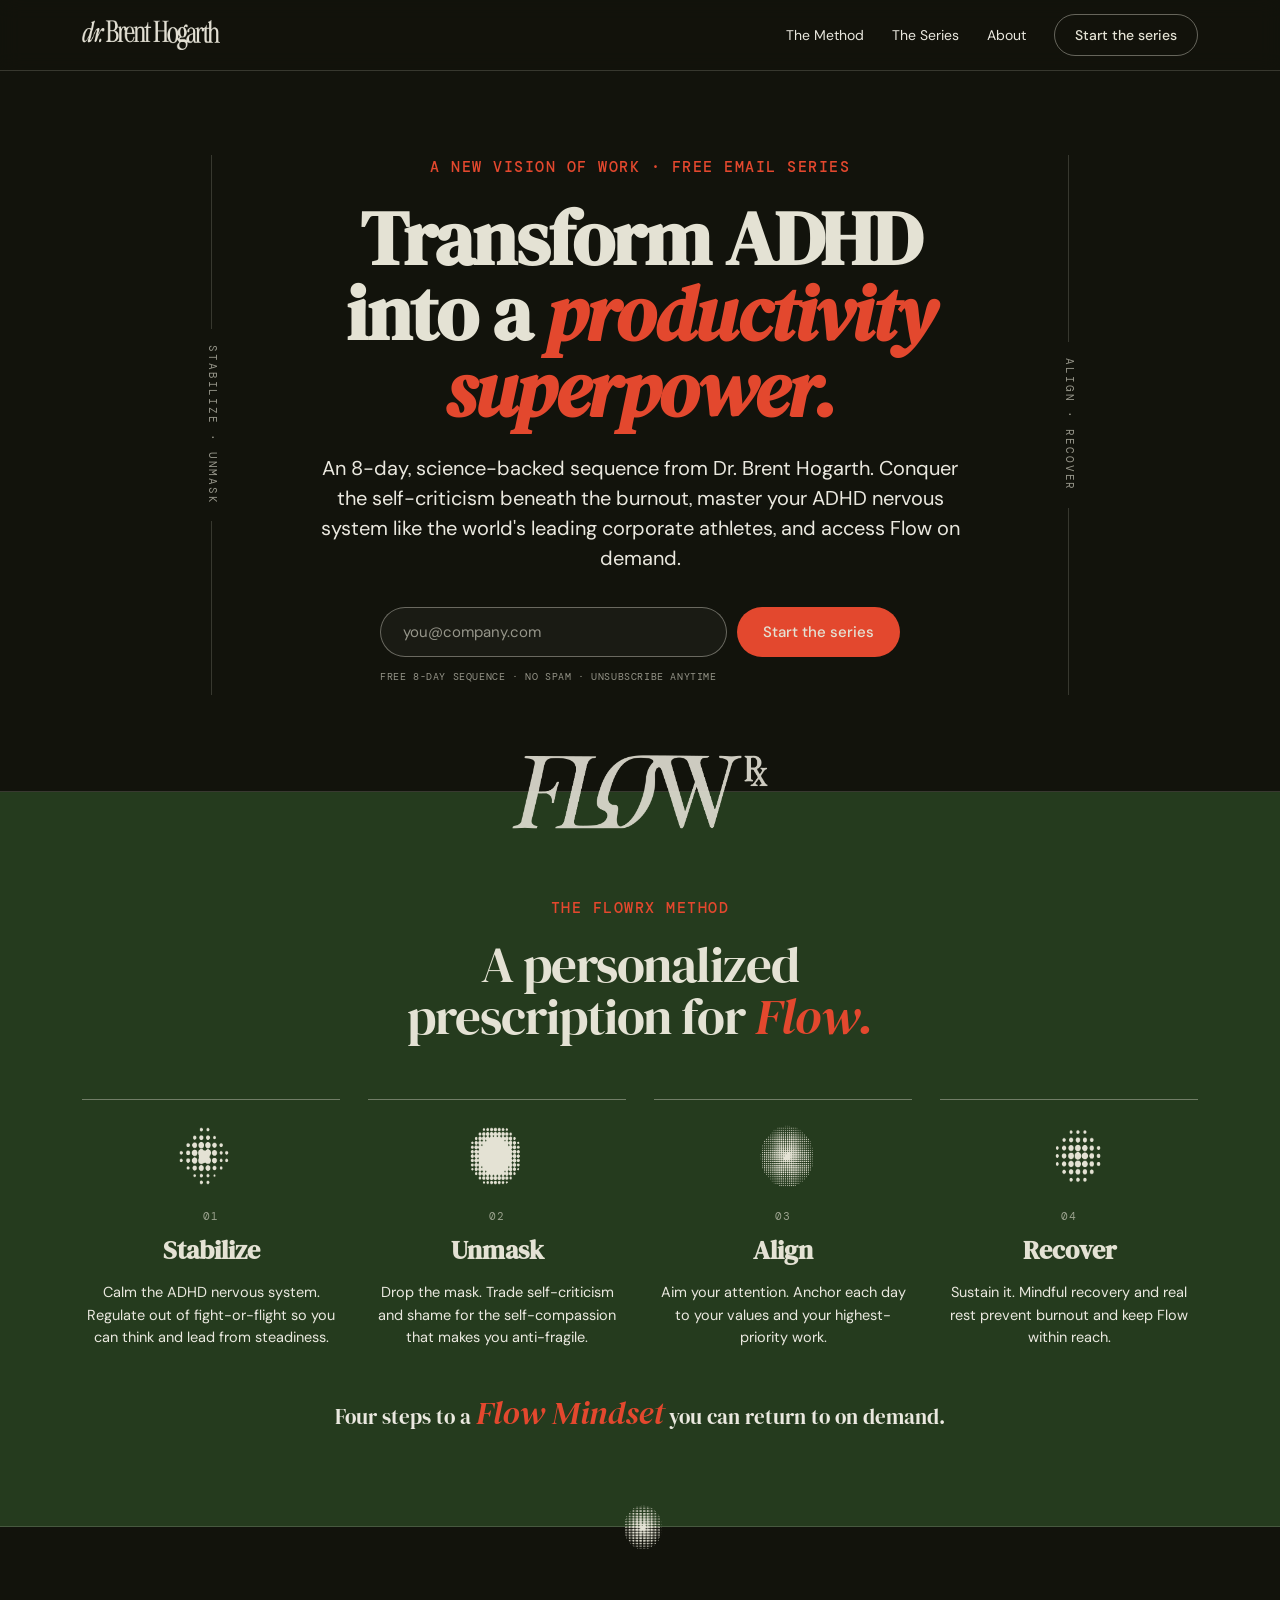
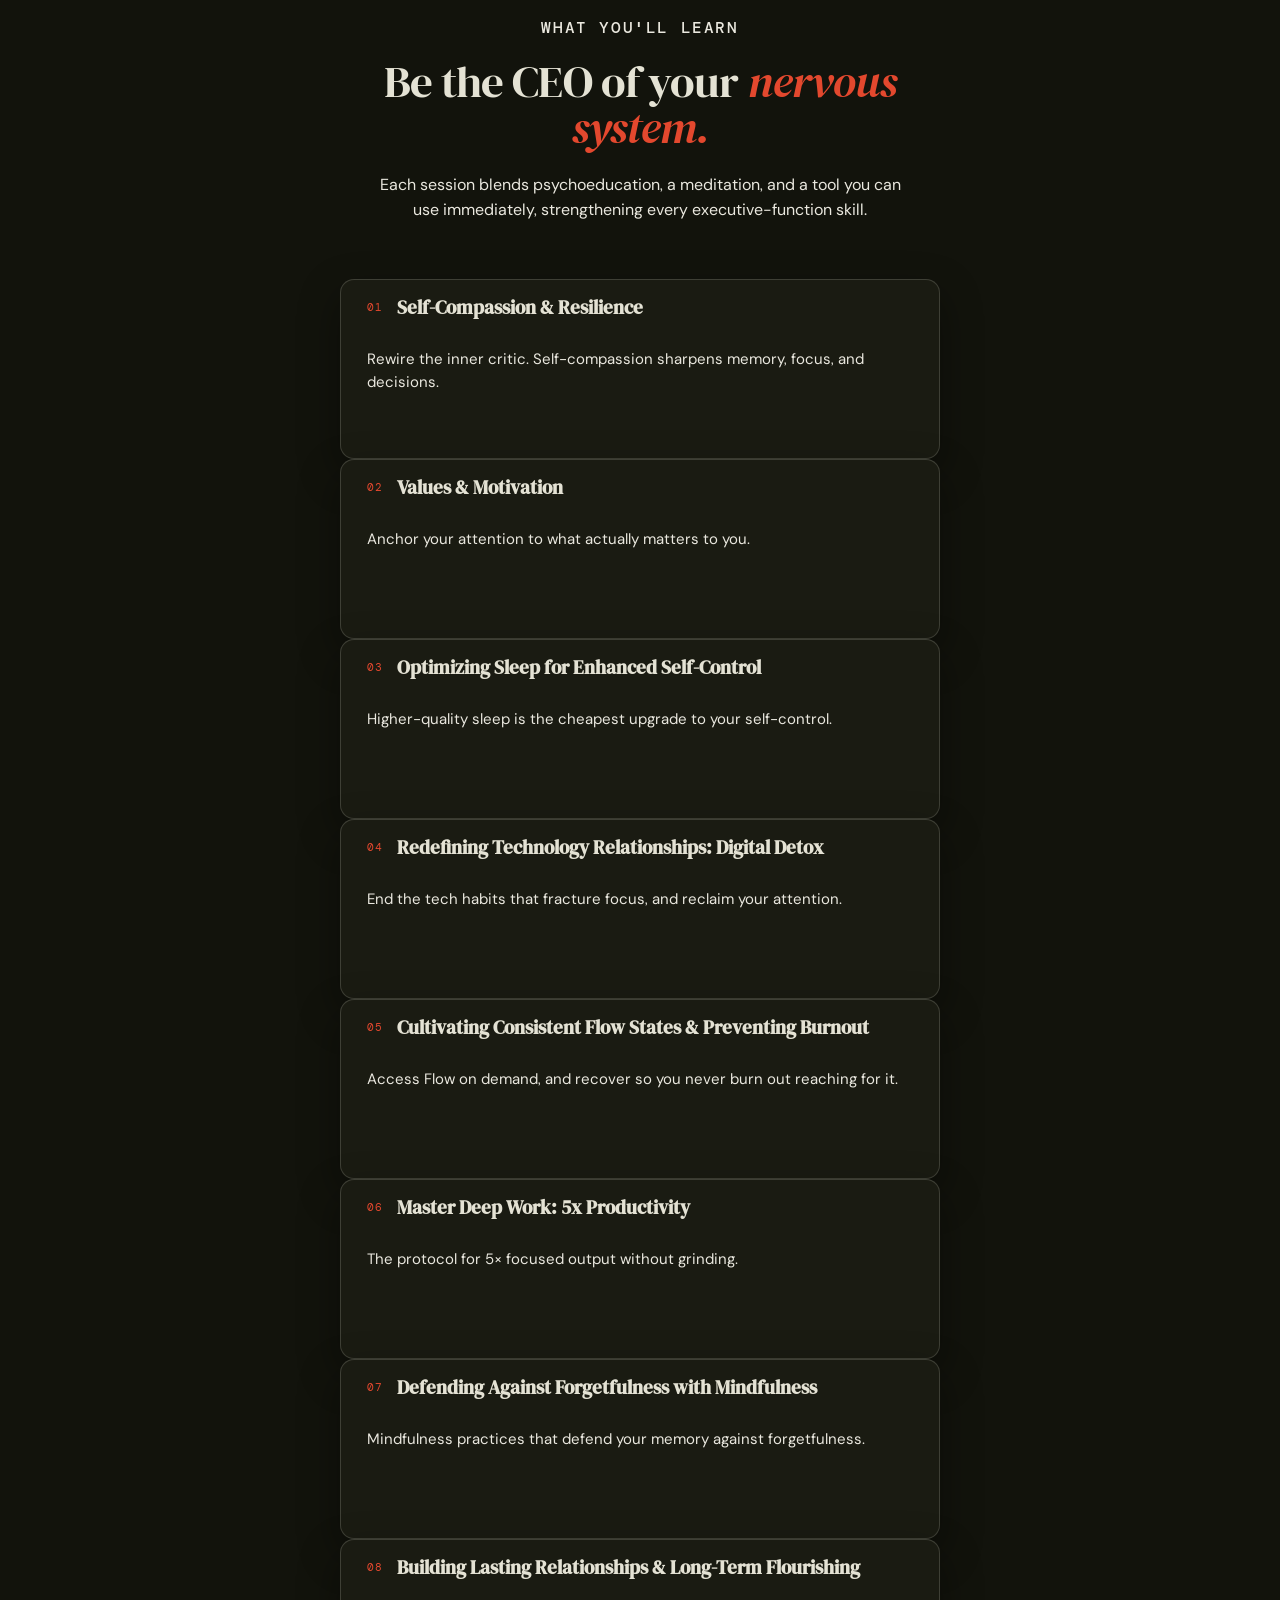
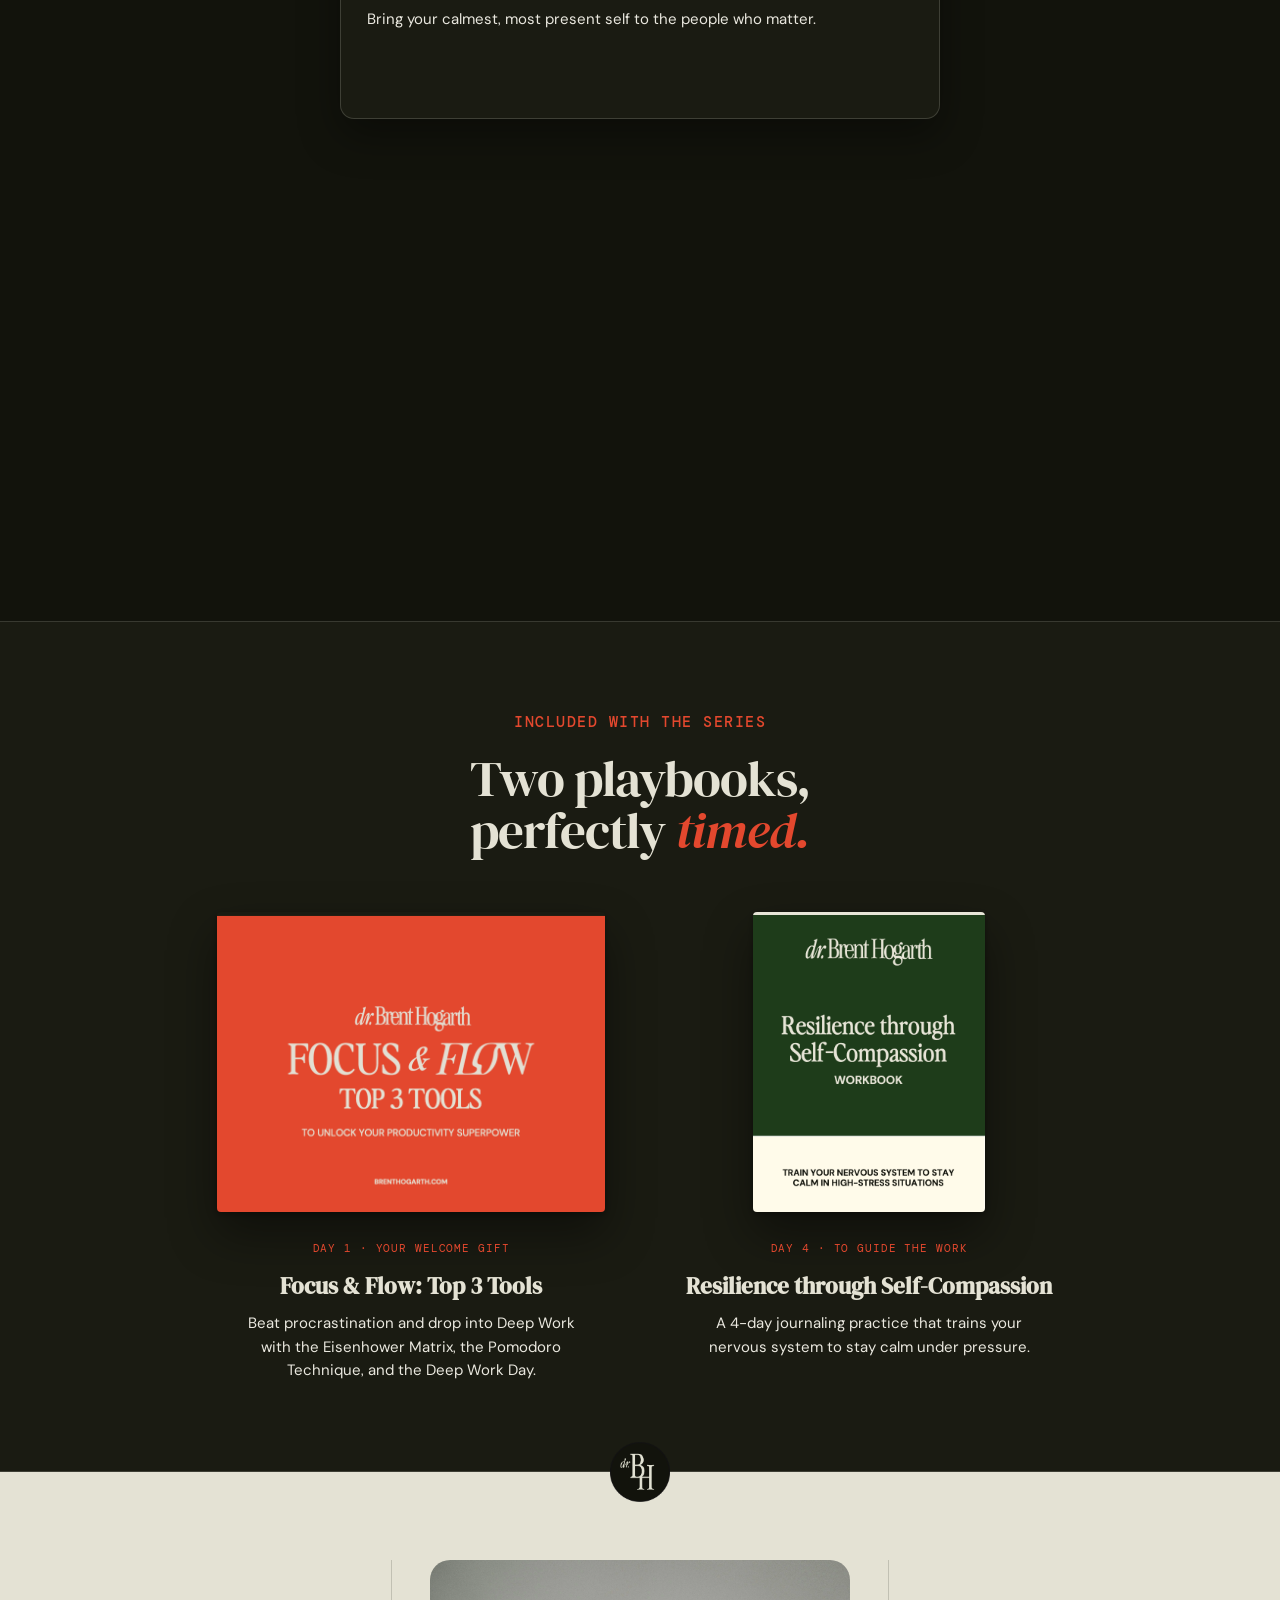
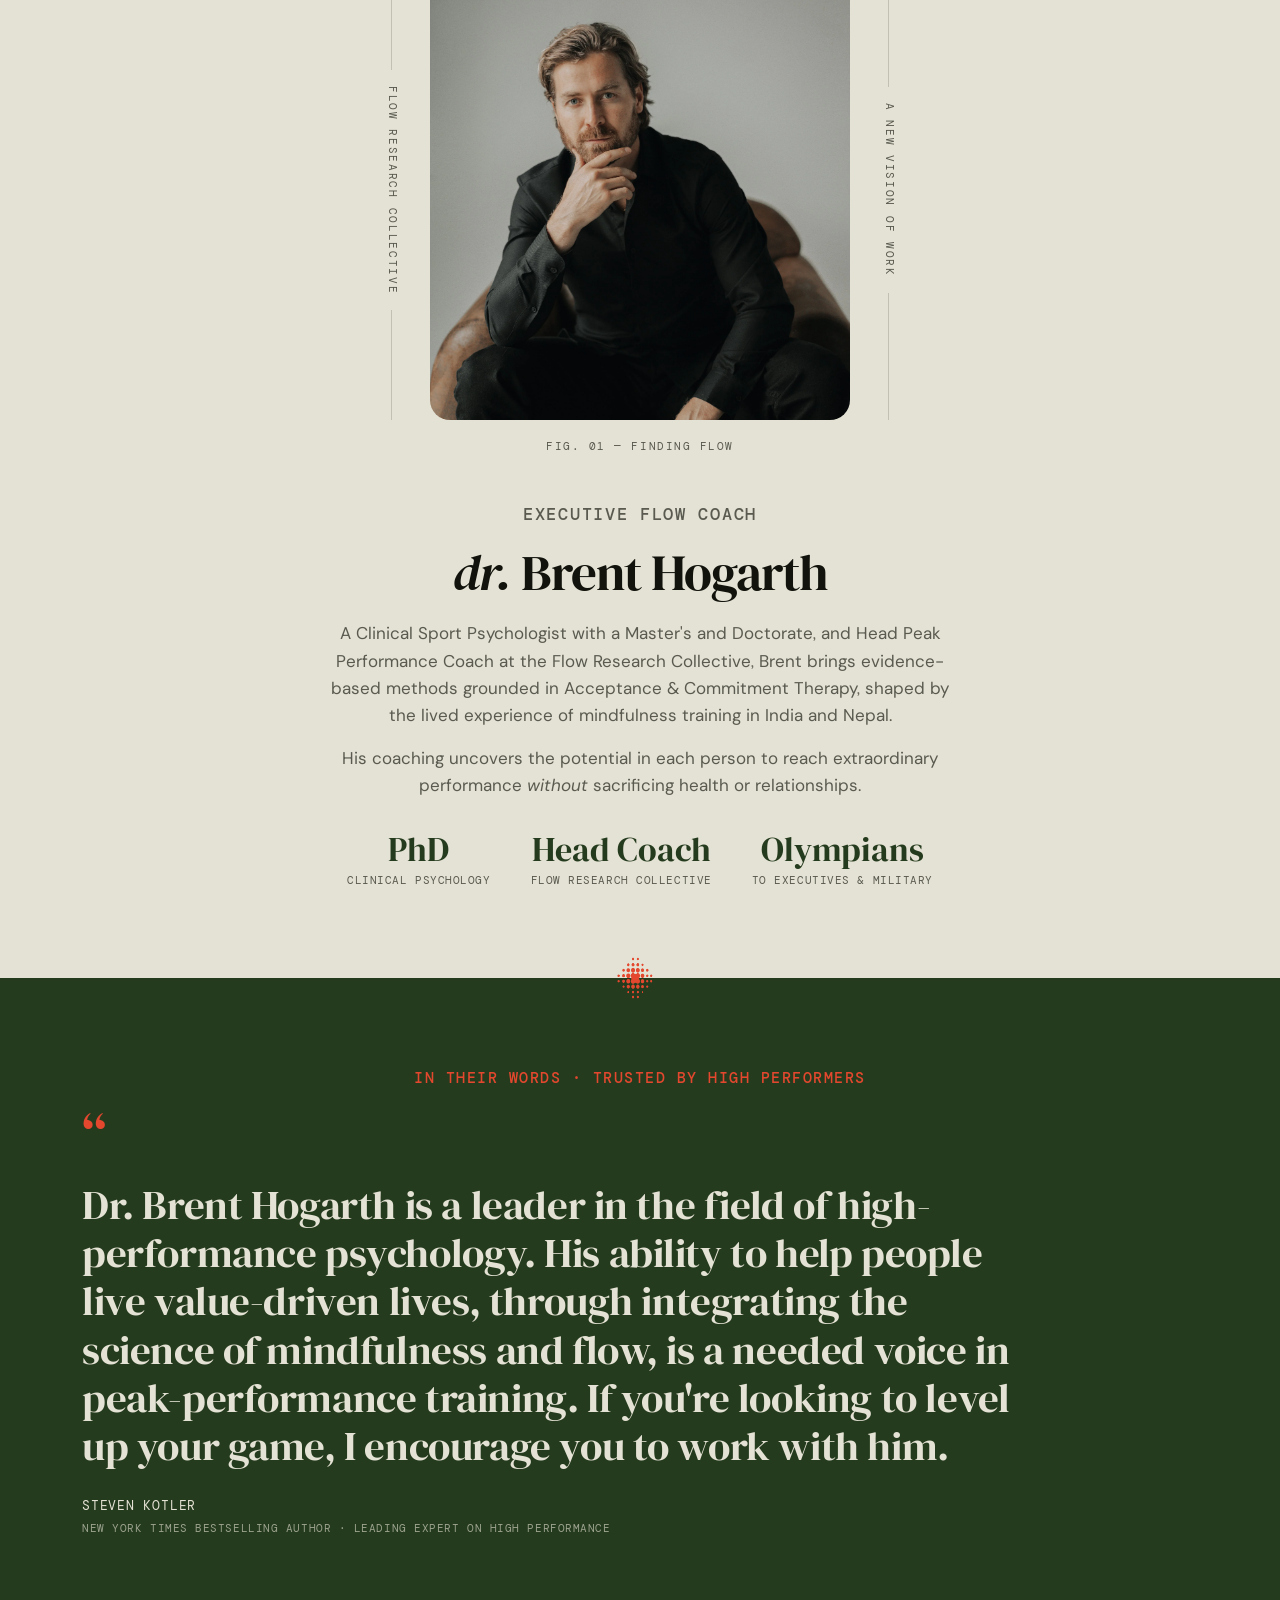
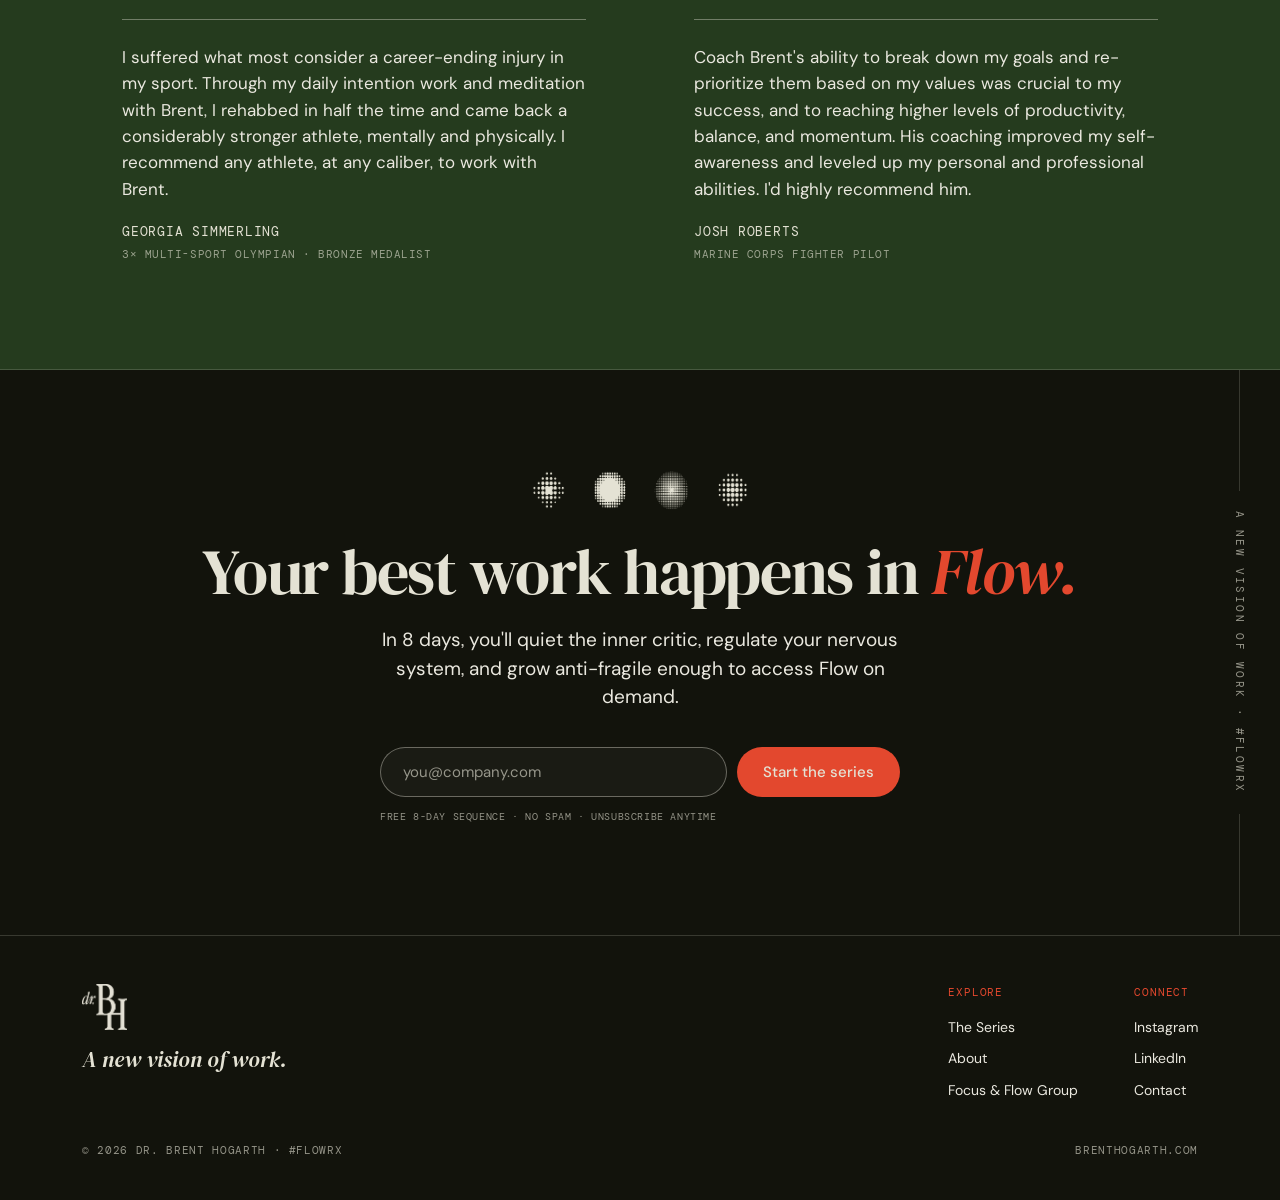
<file: index.html>
<!DOCTYPE html>
<html lang="en">
<head>
<meta charset="utf-8">
<meta name="viewport" content="width=device-width, initial-scale=1">
<title>Dr. Brent Hogarth · Thinking Productively</title>
<meta name="description" content="A free 8-day, science-backed email series from Dr. Brent Hogarth. Master your nervous system, defend your focus, and access Flow like the world's top leaders and athletes.">

<meta property="og:title" content="Thinking Productively · Dr. Brent Hogarth">
<meta property="og:description" content="A free 8-day, science-backed sequence on Flow, focus, and Deep Work.">
<meta property="og:type" content="website">

<link rel="preconnect" href="https://fonts.googleapis.com">
<link rel="preconnect" href="https://fonts.gstatic.com" crossorigin>
<link rel="stylesheet" href="styles.css">
</head>
<body>

<!-- ============================================================ NAV -->
<header class="nav">
  <div class="wrap nav__inner">
    <a class="nav__logo" href="#top" aria-label="dr. Brent Hogarth home">
      <img src="assets/logo-horizontal-white.png" alt="dr. Brent Hogarth">
    </a>
    <button class="nav__toggle" aria-label="Toggle menu" aria-expanded="false" data-nav-toggle>
      <svg width="24" height="24" viewBox="0 0 24 24" fill="none" stroke="currentColor" stroke-width="1.6" stroke-linecap="round"><line x1="3" y1="7" x2="21" y2="7"/><line x1="3" y1="12" x2="21" y2="12"/><line x1="3" y1="17" x2="21" y2="17"/></svg>
    </button>
    <nav class="nav__links" data-nav-links>
      <a class="nav__link" href="#method">The Method</a>
      <a class="nav__link" href="#curriculum">The Series</a>
      <a class="nav__link" href="#about">About</a>
      <a class="nav__cta" href="#signup">Start the series</a>
    </nav>
  </div>
</header>

<main>

  <!-- ============================================================ HERO -->
  <section class="hero" id="top">
    <div class="wrap hero__inner">
      <div class="hero__content reveal">
        <span class="hero__flank hero__flank--l" aria-hidden="true"><span>Stabilize · Unmask</span></span>
        <span class="hero__flank hero__flank--r" aria-hidden="true"><span>Align · Recover</span></span>
        <p class="eyebrow">A NEW VISION OF WORK · FREE EMAIL SERIES</p>
        <h1 class="hero__title">
          Transform ADHD into a
          <span class="italic accent">productivity superpower.</span>
        </h1>
        <p class="hero__lead">
          An 8-day, science-backed sequence from Dr. Brent Hogarth. Conquer the self-criticism
          beneath the burnout, master your ADHD nervous system like the world's leading corporate
          athletes, and access Flow on demand.
        </p>

        <!-- Email capture (hero) -->
        <div class="email-form" data-email-form>
          <form novalidate>
            <div class="email-form__row">
              <input class="email-form__input" type="email" name="email" required
                     placeholder="you@company.com" autocomplete="email" aria-label="Email address">
              <button class="email-form__btn" type="submit">Start the series</button>
            </div>
            <p class="email-form__hint">FREE 8-DAY SEQUENCE · NO SPAM · UNSUBSCRIBE ANYTIME</p>
          </form>
          <div class="email-form__success" role="status">
            <svg width="22" height="22" viewBox="0 0 24 24" fill="none" stroke="currentColor" stroke-width="1.8" stroke-linecap="round" stroke-linejoin="round" style="color:var(--courtside);flex:none"><path d="M22 11.08V12a10 10 0 1 1-5.93-9.14"/><polyline points="22 4 12 14.01 9 11.01"/></svg>
            <div>
              <div class="email-form__success-title">You're in.</div>
              <div class="email-form__success-sub">Day 1 is on its way to <span data-email-echo></span></div>
            </div>
          </div>
        </div>
      </div>

    </div>
  </section>

  <!-- ============================================================ METHOD -->
  <section class="method" id="method">
    <img class="method__flowrx" src="assets/flowrx-horizontal-white.png" alt="FlowRx" aria-hidden="true">
    <div class="wrap method__inner">
      <p class="eyebrow reveal">THE FLOWRX METHOD</p>
      <h2 class="display method__title reveal">
        A personalized prescription for <span class="italic accent">Flow.</span>
      </h2>
      <!-- The FlowRx Method (Stabilize, Unmask, Align, Recover -> Flow Mindset).
           NOTE: data-stage on .flow-dot only selects one of the 4 halftone cells
           in the dot motif; it is decorative, not the step name. -->
      <div class="method__grid">
        <article class="stage reveal">
          <div class="flow-dot" data-stage="struggle"></div>
          <div class="stage__num">01</div>
          <h3 class="stage__name">Stabilize</h3>
          <p class="stage__desc">Calm the ADHD nervous system. Regulate out of fight-or-flight so you can think and lead from steadiness.</p>
        </article>
        <article class="stage reveal">
          <div class="flow-dot" data-stage="release"></div>
          <div class="stage__num">02</div>
          <h3 class="stage__name">Unmask</h3>
          <p class="stage__desc">Drop the mask. Trade self-criticism and shame for the self-compassion that makes you anti-fragile.</p>
        </article>
        <article class="stage reveal">
          <div class="flow-dot" data-stage="flow"></div>
          <div class="stage__num">03</div>
          <h3 class="stage__name">Align</h3>
          <p class="stage__desc">Aim your attention. Anchor each day to your values and your highest-priority work.</p>
        </article>
        <article class="stage reveal">
          <div class="flow-dot" data-stage="recovery"></div>
          <div class="stage__num">04</div>
          <h3 class="stage__name">Recover</h3>
          <p class="stage__desc">Sustain it. Mindful recovery and real rest prevent burnout and keep Flow within reach.</p>
        </article>
      </div>
      <p class="method__outcome reveal">Four steps to a <span class="italic accent">Flow Mindset</span> you can return to on demand.</p>
    </div>
  </section>

  <!-- ============================================================ CURRICULUM -->
  <section class="curriculum" id="curriculum">
    <div class="seam-dot" data-stage="flow" aria-hidden="true"></div>
    <div class="wrap curriculum__inner">
      <div class="curriculum__intro reveal">
        <p class="eyebrow">WHAT YOU'LL LEARN</p>
        <h2 class="display curriculum__title">
          Be the CEO of your <span class="italic accent">nervous system.</span>
        </h2>
        <p>
          Each session blends psychoeducation, a meditation, and a tool you can use
          immediately, strengthening every executive-function skill.
        </p>
      </div>
      <div class="curriculum__stack">
        <article class="daycard" style="--i:0">
          <div class="daycard__head"><span class="daycard__num">01</span><h3 class="daycard__title">Self-Compassion &amp; Resilience</h3></div>
          <p class="daycard__desc">Rewire the inner critic. Self-compassion sharpens memory, focus, and decisions.</p>
        </article>
        <article class="daycard" style="--i:1">
          <div class="daycard__head"><span class="daycard__num">02</span><h3 class="daycard__title">Values &amp; Motivation</h3></div>
          <p class="daycard__desc">Anchor your attention to what actually matters to you.</p>
        </article>
        <article class="daycard" style="--i:2">
          <div class="daycard__head"><span class="daycard__num">03</span><h3 class="daycard__title">Optimizing Sleep for Enhanced Self-Control</h3></div>
          <p class="daycard__desc">Higher-quality sleep is the cheapest upgrade to your self-control.</p>
        </article>
        <article class="daycard" style="--i:3">
          <div class="daycard__head"><span class="daycard__num">04</span><h3 class="daycard__title">Redefining Technology Relationships: Digital Detox</h3></div>
          <p class="daycard__desc">End the tech habits that fracture focus, and reclaim your attention.</p>
        </article>
        <article class="daycard" style="--i:4">
          <div class="daycard__head"><span class="daycard__num">05</span><h3 class="daycard__title">Cultivating Consistent Flow States &amp; Preventing Burnout</h3></div>
          <p class="daycard__desc">Access Flow on demand, and recover so you never burn out reaching for it.</p>
        </article>
        <article class="daycard" style="--i:5">
          <div class="daycard__head"><span class="daycard__num">06</span><h3 class="daycard__title">Master Deep Work: 5x Productivity</h3></div>
          <p class="daycard__desc">The protocol for 5&times; focused output without grinding.</p>
        </article>
        <article class="daycard" style="--i:6">
          <div class="daycard__head"><span class="daycard__num">07</span><h3 class="daycard__title">Defending Against Forgetfulness with Mindfulness</h3></div>
          <p class="daycard__desc">Mindfulness practices that defend your memory against forgetfulness.</p>
        </article>
        <article class="daycard" style="--i:7">
          <div class="daycard__head"><span class="daycard__num">08</span><h3 class="daycard__title">Building Lasting Relationships &amp; Long-Term Flourishing</h3></div>
          <p class="daycard__desc">Bring your calmest, most present self to the people who matter.</p>
        </article>
      </div>
    </div>
  </section>

  <!-- ============================================================ FREE PLAYBOOKS -->
  <section class="playbooks" id="playbooks">
    <div class="wrap playbooks__inner">
      <p class="eyebrow reveal">INCLUDED WITH THE SERIES</p>
      <h2 class="display playbooks__title reveal">Two playbooks, perfectly <span class="italic accent">timed.</span></h2>
      <div class="playbooks__grid">
        <figure class="playbook reveal">
          <img class="playbook__cover" src="assets/playbook-productivity.png"
               alt="Focus &amp; Flow: Top 3 Tools playbook cover">
          <figcaption>
            <span class="playbook__tag">Day 1 · Your welcome gift</span>
            <h3 class="playbook__name">Focus &amp; Flow: Top 3 Tools</h3>
            <p class="playbook__desc">Beat procrastination and drop into Deep Work with the Eisenhower Matrix, the Pomodoro Technique, and the Deep Work Day.</p>
          </figcaption>
        </figure>
        <figure class="playbook reveal">
          <img class="playbook__cover" src="assets/playbook-selfcompassion.png?v=3"
               alt="Resilience through Self-Compassion workbook cover">
          <figcaption>
            <span class="playbook__tag">Day 4 · To guide the work</span>
            <h3 class="playbook__name">Resilience through Self-Compassion</h3>
            <p class="playbook__desc">A 4-day journaling practice that trains your nervous system to stay calm under pressure.</p>
          </figcaption>
        </figure>
      </div>
    </div>
  </section>

  <!-- ============================================================ ABOUT -->
  <section class="about" id="about">
    <img class="seam-seal" src="assets/monogram-circle-fill.png" alt="" aria-hidden="true">
    <div class="wrap about__inner">
      <!-- Real photo. Save as assets/brent-portrait.jpg (or swap in a second photo
           here, e.g. assets/brent-about.jpg). Falls back to the placeholder until present. -->
      <div class="about__portrait reveal">
        <span class="about__flank about__flank--l" aria-hidden="true"><span>Flow Research Collective</span></span>
        <span class="about__flank about__flank--r" aria-hidden="true"><span>A new vision of work</span></span>
        <img class="about__photo" src="assets/brent-portrait.jpg" alt="Dr. Brent Hogarth"
             onerror="this.style.display='none';document.getElementById('about-photo-ph').style.display='flex';">
        <div class="about__photo about__photo--placeholder" id="about-photo-ph" style="display:none" role="img" aria-label="Photo of Dr. Brent Hogarth (placeholder)">
          <img src="assets/logo-vertical-black.png" alt="">
          <span>Save portrait to assets/brent-portrait.jpg</span>
        </div>
        <span class="about__fig" aria-hidden="true">Fig. 01 — Finding Flow</span>
      </div>
      <div class="about__body reveal">
        <p class="eyebrow about__eyebrow">EXECUTIVE FLOW COACH</p>
        <h2 class="about__title"><span class="italic">dr.</span> Brent Hogarth</h2>
        <p>
          A Clinical Sport Psychologist with a Master's and Doctorate, and Head Peak
          Performance Coach at the Flow Research Collective, Brent brings evidence-based
          methods grounded in Acceptance &amp; Commitment Therapy, shaped by the lived
          experience of mindfulness training in India and Nepal.
        </p>
        <p>
          His coaching uncovers the potential in each person to reach extraordinary
          performance <em>without</em> sacrificing health or relationships.
        </p>
        <div class="about__stats">
          <div>
            <div class="about__stat-n">PhD</div>
            <div class="about__stat-l">Clinical Psychology</div>
          </div>
          <div>
            <div class="about__stat-n">Head Coach</div>
            <div class="about__stat-l">Flow Research Collective</div>
          </div>
          <div>
            <div class="about__stat-n">Olympians</div>
            <div class="about__stat-l">to executives &amp; military</div>
          </div>
        </div>
      </div>
    </div>
  </section>

  <!-- ============================================================ TESTIMONIALS -->
  <section class="testimonials" id="testimonials">
    <div class="seam-dot seam-dot--orange" data-stage="struggle" aria-hidden="true"></div>
    <div class="wrap testimonials__inner">
      <p class="eyebrow reveal">IN THEIR WORDS · TRUSTED BY HIGH PERFORMERS</p>

      <figure class="testimonial-feature reveal">
        <div class="quote-mark" aria-hidden="true">&ldquo;</div>
        <blockquote>
          Dr. Brent Hogarth is a leader in the field of high-performance psychology. His
          ability to help people live value-driven lives, through integrating the science of
          mindfulness and flow, is a needed voice in peak-performance training. If you're
          looking to level up your game, I encourage you to work with him.
        </blockquote>
        <figcaption>
          <span class="testimonial__name">Steven Kotler</span>
          <span class="testimonial__role">New York Times bestselling author · leading expert on high performance</span>
        </figcaption>
      </figure>

      <div class="testimonials__grid">
        <figure class="testimonial reveal">
          <blockquote>
            I suffered what most consider a career-ending injury in my sport. Through my daily
            intention work and meditation with Brent, I rehabbed in half the time and came
            back a considerably stronger athlete, mentally and physically. I recommend any
            athlete, at any caliber, to work with Brent.
          </blockquote>
          <figcaption>
            <span class="testimonial__name">Georgia Simmerling</span>
            <span class="testimonial__role">3× Multi-Sport Olympian · Bronze Medalist</span>
          </figcaption>
        </figure>
        <figure class="testimonial reveal">
          <blockquote>
            Coach Brent's ability to break down my goals and re-prioritize them based on my
            values was crucial to my success, and to reaching higher levels of productivity,
            balance, and momentum. His coaching improved my self-awareness and leveled up my
            personal and professional abilities. I'd highly recommend him.
          </blockquote>
          <figcaption>
            <span class="testimonial__name">Josh Roberts</span>
            <span class="testimonial__role">Marine Corps fighter pilot</span>
          </figcaption>
        </figure>
      </div>
    </div>
  </section>

  <!-- ============================================================ FINAL CTA -->
  <section class="final" id="signup">
    <div class="spine" aria-hidden="true"><span>A NEW VISION OF WORK · #FLOWRX</span></div>
    <div class="wrap final__inner">
      <div class="final__dots reveal">
        <div class="flow-dot" data-stage="struggle"></div>
        <div class="flow-dot" data-stage="release"></div>
        <div class="flow-dot" data-stage="flow"></div>
        <div class="flow-dot" data-stage="recovery"></div>
      </div>
      <h2 class="display final__title reveal">
        Your best work happens in <span class="italic accent">Flow.</span>
      </h2>
      <p class="final__lead reveal">
        In 8 days, you'll quiet the inner critic, regulate your nervous system, and grow anti-fragile enough to access Flow on demand.
      </p>
      <div class="email-form reveal" data-email-form>
        <form novalidate>
          <div class="email-form__row">
            <input class="email-form__input" type="email" name="email" required
                   placeholder="you@company.com" autocomplete="email" aria-label="Email address">
            <button class="email-form__btn" type="submit">Start the series</button>
          </div>
          <p class="email-form__hint">FREE 8-DAY SEQUENCE · NO SPAM · UNSUBSCRIBE ANYTIME</p>
        </form>
        <div class="email-form__success" role="status">
          <svg width="22" height="22" viewBox="0 0 24 24" fill="none" stroke="currentColor" stroke-width="1.8" stroke-linecap="round" stroke-linejoin="round" style="color:var(--courtside);flex:none"><path d="M22 11.08V12a10 10 0 1 1-5.93-9.14"/><polyline points="22 4 12 14.01 9 11.01"/></svg>
          <div>
            <div class="email-form__success-title">You're in.</div>
            <div class="email-form__success-sub">Day 1 is on its way to <span data-email-echo></span></div>
          </div>
        </div>
      </div>
    </div>
  </section>

</main>

<!-- ============================================================ FOOTER -->
<footer class="footer">
  <div class="wrap footer__top">
    <div class="footer__brand">
      <img src="assets/monogram-white.png" alt="dr. BH">
      <p class="footer__tagline">A new vision of work.</p>
    </div>
    <div class="footer__cols">
      <div class="footer__col">
        <div class="footer__col-head">Explore</div>
        <a href="#curriculum">The Series</a>
        <a href="#about">About</a>
        <a href="https://www.brenthogarth.com/focus-group">Focus &amp; Flow Group</a>
      </div>
      <div class="footer__col">
        <div class="footer__col-head">Connect</div>
        <a href="#">Instagram</a>
        <a href="#">LinkedIn</a>
        <a href="#">Contact</a>
      </div>
    </div>
  </div>
  <div class="wrap footer__bottom">
    <span>© 2026 Dr. Brent Hogarth · #FLOWRX</span>
    <span>brenthogarth.com</span>
  </div>
</footer>

<script src="main.js?v=2"></script>
</body>
</html>
</file>
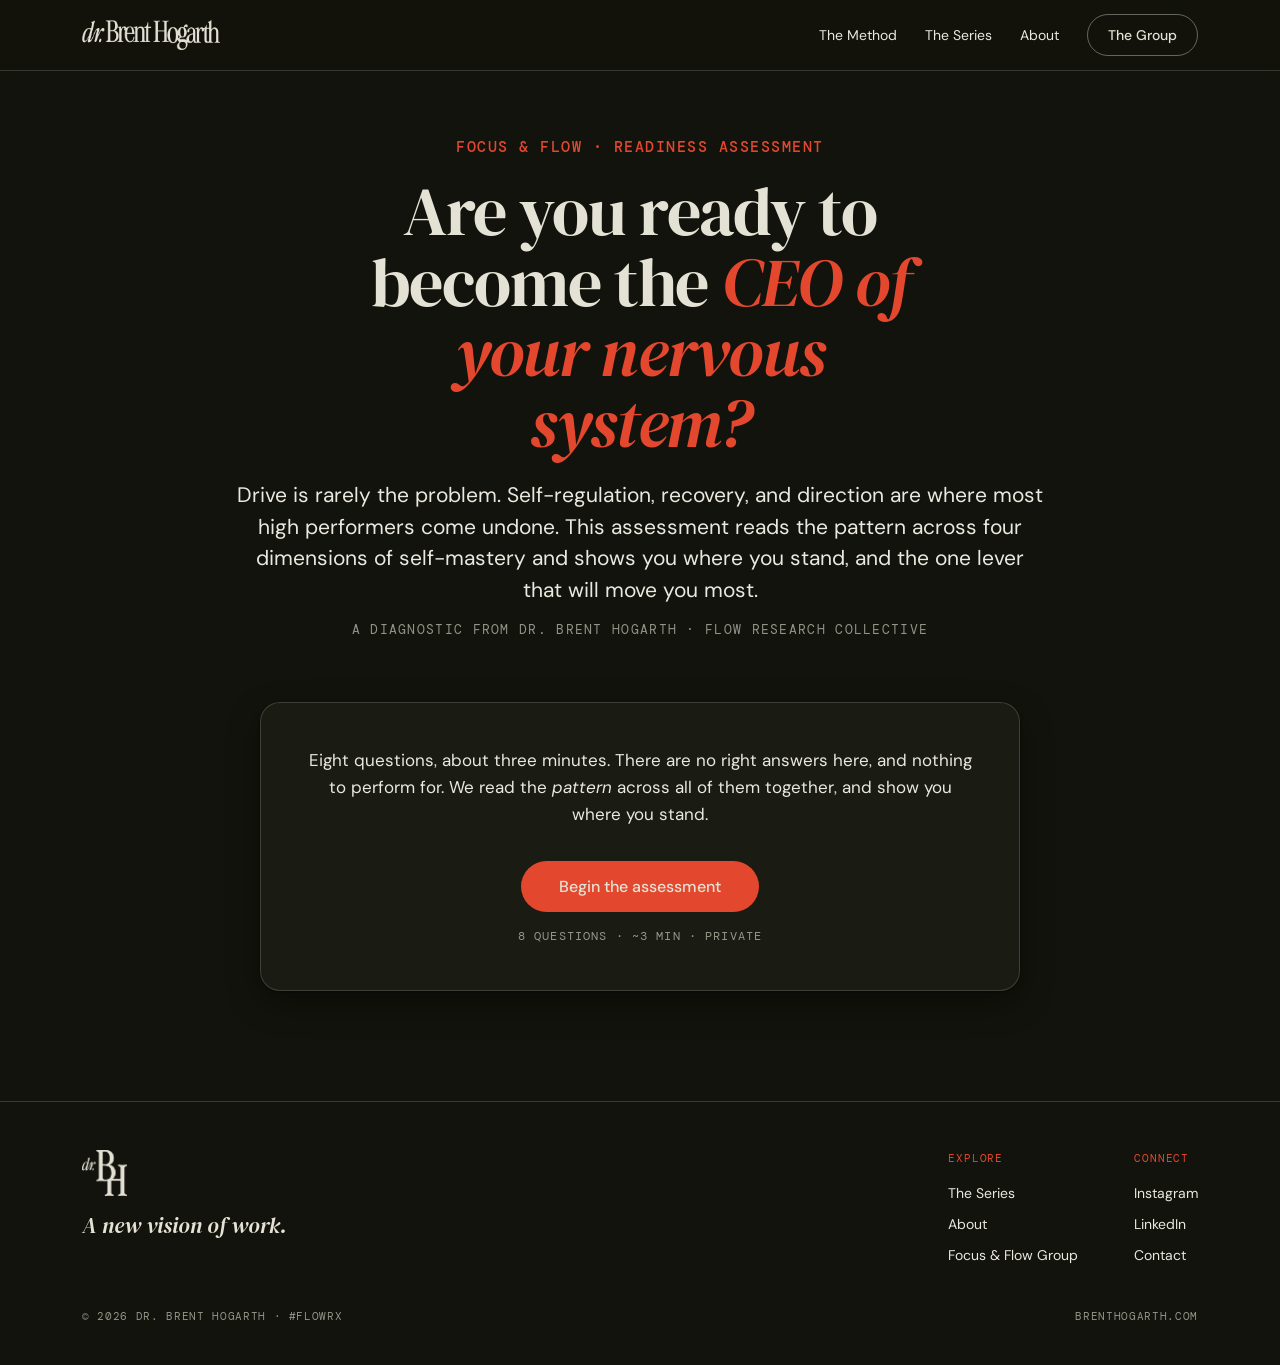
<file: assessment/index.html>
<!DOCTYPE html>
<html lang="en">
<head>
<meta charset="utf-8">
<meta name="viewport" content="width=device-width, initial-scale=1">
<title>Focus &amp; Flow Readiness Assessment · Dr. Brent Hogarth</title>
<meta name="description" content="A 3-minute, science-backed readiness assessment from Dr. Brent Hogarth. Find out where you stand on the path to becoming the CEO of your nervous system, and your single biggest lever for Flow.">

<meta property="og:title" content="Focus & Flow Readiness Assessment · Dr. Brent Hogarth">
<meta property="og:description" content="Where do you really stand on focus, regulation, recovery, and direction? Find your readiness in 3 minutes.">
<meta property="og:type" content="website">

<link rel="preconnect" href="https://fonts.googleapis.com">
<link rel="preconnect" href="https://fonts.gstatic.com" crossorigin>
<link rel="stylesheet" href="../styles.css">
<link rel="stylesheet" href="assessment.css?v=7">
</head>
<body>

<!-- ============================================================ NAV -->
<header class="nav">
  <div class="wrap nav__inner">
    <a class="nav__logo" href="../index.html#top" aria-label="dr. Brent Hogarth home">
      <img src="../assets/logo-horizontal-white.png" alt="dr. Brent Hogarth">
    </a>
    <button class="nav__toggle" aria-label="Toggle menu" aria-expanded="false" data-nav-toggle>
      <svg width="24" height="24" viewBox="0 0 24 24" fill="none" stroke="currentColor" stroke-width="1.6" stroke-linecap="round"><line x1="3" y1="7" x2="21" y2="7"/><line x1="3" y1="12" x2="21" y2="12"/><line x1="3" y1="17" x2="21" y2="17"/></svg>
    </button>
    <nav class="nav__links" data-nav-links>
      <a class="nav__link" href="../index.html#method">The Method</a>
      <a class="nav__link" href="../index.html#curriculum">The Series</a>
      <a class="nav__link" href="../index.html#about">About</a>
      <a class="nav__cta" href="https://www.brenthogarth.com/focus-group">The Group</a>
    </nav>
  </div>
</header>

<main class="assess" id="top">

  <!-- ============================================================ INTRO -->
  <section class="wrap assess-intro">
    <p class="eyebrow reveal">FOCUS &amp; FLOW · READINESS ASSESSMENT</p>
    <h1 class="assess-intro__title reveal">
      Are you ready to become the <span class="italic accent">CEO of your nervous system?</span>
    </h1>
    <p class="assess-intro__lead reveal">
      Drive is rarely the problem. Self-regulation, recovery, and direction are where most
      high performers come undone. This assessment reads the pattern across four dimensions of
      self-mastery and shows you where you stand, and the one lever that will move you most.
    </p>
    <p class="assess-intro__meta reveal">A diagnostic from Dr. Brent Hogarth · Flow Research Collective</p>
  </section>

  <!-- ============================================================ THE TOOL -->
  <section class="wrap">
    <div class="assess__card">
      <div class="assess__stage" id="assess-stage" aria-live="polite">
        <!-- assessment.js renders the flow here -->
        <noscript>
          <p style="text-align:center;color:var(--fg2)">
            This assessment needs JavaScript enabled.
          </p>
        </noscript>
      </div>
    </div>
  </section>

</main>

<!-- ============================================================ FOOTER -->
<footer class="footer">
  <div class="wrap footer__top">
    <div class="footer__brand">
      <img src="../assets/monogram-white.png" alt="dr. BH">
      <p class="footer__tagline">A new vision of work.</p>
    </div>
    <div class="footer__cols">
      <div class="footer__col">
        <div class="footer__col-head">Explore</div>
        <a href="../index.html#curriculum">The Series</a>
        <a href="../index.html#about">About</a>
        <a href="https://www.brenthogarth.com/focus-group">Focus &amp; Flow Group</a>
      </div>
      <div class="footer__col">
        <div class="footer__col-head">Connect</div>
        <a href="#">Instagram</a>
        <a href="#">LinkedIn</a>
        <a href="#">Contact</a>
      </div>
    </div>
  </div>
  <div class="wrap footer__bottom">
    <span>© 2026 Dr. Brent Hogarth · #FLOWRX</span>
    <span>brenthogarth.com</span>
  </div>
</footer>

<script src="scoring.js?v=10"></script>
<script src="assessment.js?v=10"></script>
<script src="../main.js?v=2"></script>
</body>
</html>
</file>
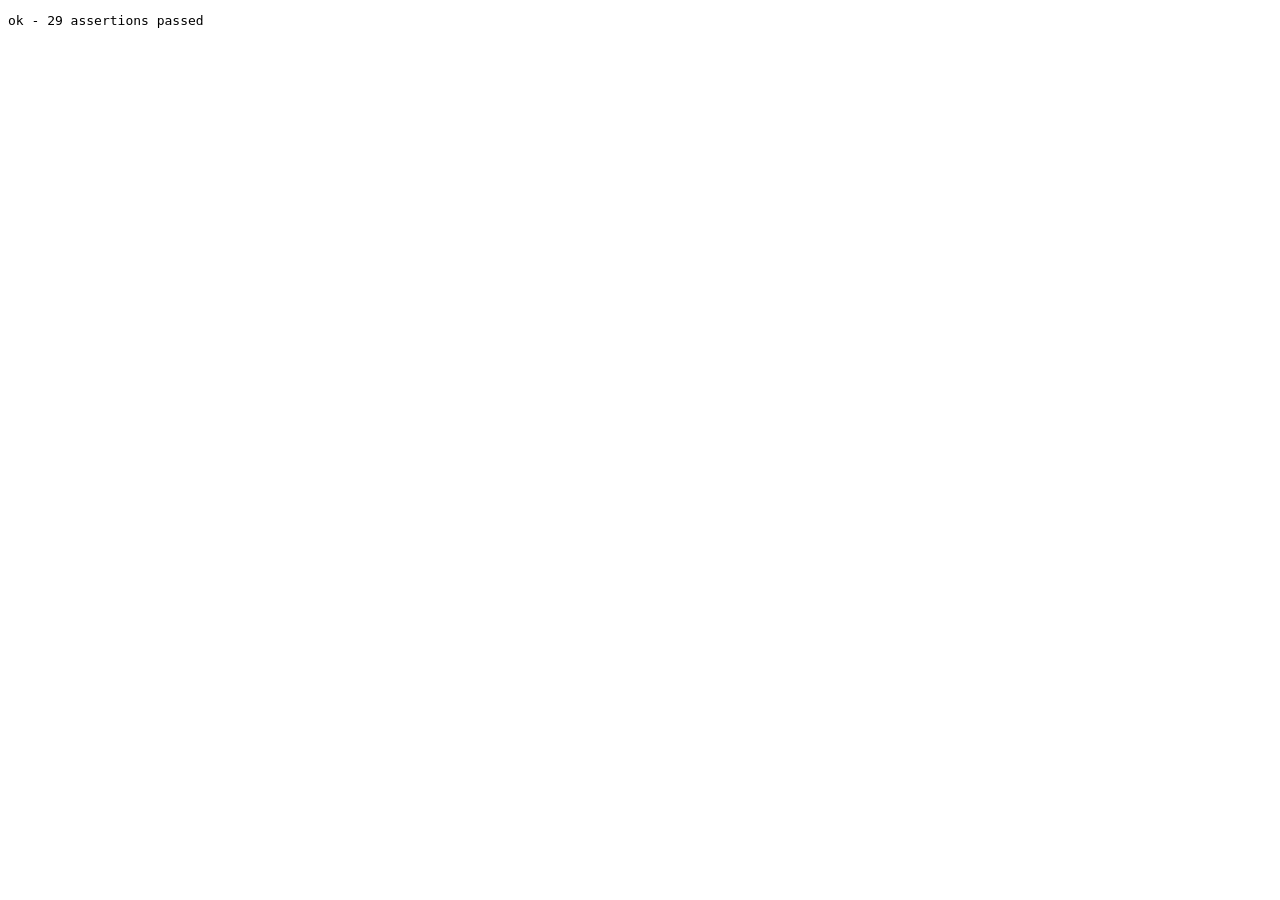
<file: assessment/scoring.test.html>
<!DOCTYPE html>
<html lang="en">
<head>
<meta charset="utf-8">
<title>Scoring core tests</title>
<script src="scoring.js"></script>
</head>
<body>
<pre id="out">running...</pre>
<script>
(function () {
  var S = window.FFScoring;
  var out = document.getElementById("out");
  var passed = 0, failed = 0, log = [];
  function assert(cond, msg) {
    if (cond) { passed++; }
    else { failed++; log.push("FAIL: " + msg); console.error("FAIL: " + msg); }
  }
  var N = S.QUESTIONS.length;
  function fill(pts) {
    var a = []; for (var i = 0; i < N; i++) a.push({ points: pts, dim: S.QUESTIONS[i].dim }); return a;
  }

  var lowest = S.scoreAssessment(fill(0), "honest");
  assert(lowest.composite === 0, "all-zero answers score 0");
  assert(lowest.band.key === "adrenaline", "all-zero lands in Running on Adrenaline");
  assert(!lowest.capped, "honest low score is not capped");

  var perfect = S.scoreAssessment(fill(3), "honest");
  assert(perfect.composite === 100, "all-three answers score 100");
  assert(perfect.monoculture === true, "all-three triggers monoculture flag");
  assert(perfect.capped === true, "monoculture sweep is capped");
  assert(perfect.band.key === "rhythm", "capped CEO falls to Finding the Rhythm");

  var genuineHigh = [3,3,3,3,3,3,2,2].map(function (p, i) { return { points: p, dim: S.QUESTIONS[i].dim }; });
  var gh = S.scoreAssessment(genuineHigh, "honest");
  assert(gh.monoculture === false, "6-of-8 top answers is not a monoculture sweep");
  assert(gh.band.key === "ceo", "genuine high scorer reaches CEO uncapped");
  assert(!gh.capped, "genuine high scorer is not capped");

  var mid = S.scoreAssessment(fill(2), "honest");
  assert(mid.composite === 67, "all-two answers score 67");
  assert(mid.band.key === "rhythm", "all-two lands in Finding the Rhythm");

  var driftCap = S.scoreAssessment(genuineHigh, "ideal");
  assert(driftCap.capped === true, "drift=ideal caps a top-band result");
  assert(driftCap.band.key === "rhythm", "drift cap drops CEO to Finding the Rhythm");
  assert(driftCap.reasons.driftIdeal === true, "drift reason is recorded");

  var driftLow = S.scoreAssessment(fill(0), "ideal");
  assert(driftLow.capped === false, "drift cap does not touch a bottom band");

  var gapAnswers = S.QUESTIONS.map(function (q) { return { points: q.dim === "recovery" ? 0 : 3, dim: q.dim }; });
  var gapRes = S.scoreAssessment(gapAnswers, "honest");
  assert(gapRes.gap.key === "recovery", "lowest dimension is identified as the gap");
  assert(gapRes.dimensions.length === 4, "four dimensions returned");

  // prescription mapping: gap dimension -> matched playbook
  assert(S.prescribePlaybook("regulation").key === "selfcompassion", "regulation gap prescribes the self-compassion workbook");
  assert(S.prescribePlaybook("recovery").key === "selfcompassion", "recovery gap prescribes the self-compassion workbook");
  assert(S.prescribePlaybook("focus").key === "productivity", "focus gap prescribes the productivity playbook");
  assert(S.prescribePlaybook("alignment").key === "productivity", "direction gap prescribes the productivity playbook");

  // every dimension has a gap insight with the parts the result needs
  ["focus", "regulation", "recovery", "alignment"].forEach(function (k) {
    var gi = S.gapInsight(k);
    assert(gi && gi.concept && gi.detail && gi.seriesStart, "gap insight exists for " + k);
  });
  assert(S.gapInsight("nope") === null, "unknown gap key returns null insight");

  var threw = false;
  try { S.scoreAssessment([1,2,3], "honest"); } catch (e) { threw = true; }
  assert(threw, "wrong answer count throws");
  threw = false;
  try { S.scoreAssessment(fill(9), "honest"); } catch (e) { threw = true; }
  assert(threw, "out-of-range points throw");

  var summary = (failed === 0)
    ? ("ok - " + passed + " assertions passed")
    : (failed + " FAILED, " + passed + " passed\n" + log.join("\n"));
  out.textContent = summary;
  window.__TEST_RESULT__ = { passed: passed, failed: failed, summary: summary };
  console.log(summary);
})();
</script>
</body>
</html>
</file>
<file: styles.css>
/* ============================================================
   BRENT HOGARTH — Thinking Productively landing page
   Foundations ported from the design system's colors_and_type.css
   (Source: BH-BrandBook-V2-09.30.22.pdf, pp. 22–23)
   ============================================================ */

/* ---- FONTS -------------------------------------------------
   Display:  Perfectly Nineties (COMMERCIAL — not on Google Fonts)
             ↳ substituted with "DM Serif Display" until the real
               licensed files are supplied.
   Body:     DM Sans  (exact match, Google Fonts)
   Mono/UI:  DM Mono  (exact match, Google Fonts)
------------------------------------------------------------- */
@import url('https://fonts.googleapis.com/css2?family=DM+Serif+Display:ital@0;1&family=DM+Sans:ital,opsz,wght@0,9..40,300..700;1,9..40,400..600&family=DM+Mono:ital,wght@0,400;0,500;1,400&display=swap');

:root {
  /* ---- BRAND COLOR PALETTE (named per brand book) ---- */
  --turf:        #253B1E; /* deep green       — PANTONE 553C  */
  --courtside:   #E3482E; /* red / vermilion  — PANTONE 172C (accent) */
  --deep-flow:   #12130C; /* near-black       — PANTONE BLACK C */
  --grounded:    #8F7C65; /* warm taupe       — PANTONE 874C  */
  --enlightened: #E4E2D4; /* warm cream       — PANTONE WARM GRAY 1C */

  --cream-soft:  oklch(0.93 0.012 95);   /* slightly dimmer cream for body text on dark */

  /* ---- SEMANTIC SURFACES ---- */
  --bg:              var(--deep-flow);
  --bg-alt:          var(--turf);
  --bg-cream:        var(--enlightened);
  --surface:         #1A1B12;
  --hairline:        rgba(228, 226, 212, 0.18);
  --hairline-strong: rgba(228, 226, 212, 0.40);

  /* ---- SEMANTIC FOREGROUND ---- */
  --fg1:           var(--enlightened);
  --fg2:           var(--cream-soft);
  --fg3:           rgba(228, 226, 212, 0.62);
  --fg-on-cream:   var(--deep-flow);
  --fg-on-cream-2: rgba(18, 19, 12, 0.66);
  --accent:        var(--courtside);

  /* ---- TYPE FAMILIES ---- */
  --font-display: 'DM Serif Display', 'Perfectly Nineties', Georgia, serif;
  --font-body:    'DM Sans', system-ui, -apple-system, sans-serif;
  --font-mono:    'DM Mono', ui-monospace, 'SFMono-Regular', monospace;

  /* ---- RADIUS / ELEVATION ---- */
  --r-sm: 6px;
  --r-md: 12px;
  --r-lg: 20px;
  --r-pill: 999px;
  --shadow-card: 0 1px 2px rgba(0, 0, 0, 0.4), 0 12px 32px rgba(0, 0, 0, 0.35);

  --wrap: 1180px;
}

/* ============================================================
   RESET / BASE
   ============================================================ */
* { box-sizing: border-box; }
html { scroll-behavior: smooth; }
html, body { margin: 0; }

body {
  background: var(--deep-flow);
  color: var(--fg2);
  font-family: var(--font-body);
  font-size: 1.0625rem;
  line-height: 1.6;
  font-feature-settings: 'ss01';
  -webkit-font-smoothing: antialiased;
  text-rendering: optimizeLegibility;
}

::selection { background: var(--courtside); color: var(--enlightened); }

img { display: block; max-width: 100%; }

h1, h2, h3 { margin: 0; }

a { color: var(--fg1); text-underline-offset: 3px; }

.wrap { max-width: var(--wrap); margin: 0 auto; padding-left: 32px; padding-right: 32px; }

.eyebrow {
  font-family: var(--font-mono);
  font-size: 15px;
  text-transform: uppercase;
  letter-spacing: 0.1em;
  color: var(--accent);
  font-weight: 500;
  margin: 0;
}

.serif { font-family: var(--font-display); font-weight: 400; }
.italic { font-style: italic; }
.accent { color: var(--courtside); }

/* Reusable display headline base — DM Serif Display ships 400 only */
.display, .h2 {
  font-family: var(--font-display);
  font-weight: 400;
  color: var(--enlightened);
  line-height: 1.02;
  letter-spacing: -0.02em;
}

/* ============================================================
   FLOW-STAGE HALFTONE MOTIF
   Crops the official strip (assets/stages-row-white.png:
   Struggle · Release · Flow · Recovery) into one cell.
   ============================================================ */
.flow-dot {
  background-image: url(assets/stages-row-white.png);
  background-size: 400% 100%;
  background-repeat: no-repeat;
  flex: none;
}
.flow-dot[data-stage="struggle"] { background-position: 0% center; }
.flow-dot[data-stage="release"]  { background-position: 33.33% center; }
.flow-dot[data-stage="flow"]     { background-position: 66.67% center; }
.flow-dot[data-stage="recovery"] { background-position: 100% center; }

.flow-row { display: flex; gap: 22px; }

/* ============================================================
   NAV
   ============================================================ */
.nav {
  position: sticky;
  top: 0;
  z-index: 50;
  background: rgba(18, 19, 12, 0.72);
  backdrop-filter: blur(10px);
  -webkit-backdrop-filter: blur(10px);
  border-bottom: 1px solid var(--hairline);
}
.nav__inner {
  display: flex;
  align-items: center;
  justify-content: space-between;
  padding-top: 14px;
  padding-bottom: 14px;
}
.nav__logo img { height: 30px; width: auto; }
.nav__links { display: flex; align-items: center; gap: 28px; }
.nav__link {
  font-family: var(--font-body);
  font-size: 14px;
  color: var(--fg2);
  text-decoration: none;
  transition: color 0.15s ease;
}
.nav__link:hover { color: var(--courtside); }
.nav__cta {
  font-family: var(--font-body);
  font-size: 14px;
  font-weight: 500;
  color: var(--enlightened);
  border: 1px solid var(--hairline-strong);
  border-radius: var(--r-pill);
  padding: 9px 20px;
  text-decoration: none;
  white-space: nowrap;
  transition: border-color 0.15s ease, background-color 0.15s ease;
}
.nav__cta:hover { border-color: var(--courtside); background: rgba(227, 72, 46, 0.08); }
.nav__toggle {
  display: none;
  background: none;
  border: 0;
  color: var(--enlightened);
  cursor: pointer;
  padding: 6px;
}

/* ============================================================
   HERO
   ============================================================ */
.hero {
  position: relative;
  overflow: hidden;
  border-bottom: 1px solid var(--hairline);
}
.hero__inner {
  padding-top: 84px;
  padding-bottom: 96px;
  display: flex;
  flex-direction: column;
  align-items: center;
  text-align: center;
}
.hero__content { position: relative; max-width: 760px; }
.hero .email-form { margin: 0 auto; text-align: left; }

/* flanking court-lines framing the hero headline (same treatment as the portrait) */
.hero__flank {
  position: absolute;
  top: 0;
  bottom: 0;
  display: flex;
  flex-direction: column;
  align-items: center;
  justify-content: center;
  gap: 16px;
}
.hero__flank::before,
.hero__flank::after { content: ""; flex: 1; width: 1px; background: var(--hairline); }
.hero__flank span {
  writing-mode: vertical-rl;
  font-family: var(--font-mono);
  font-size: 10.5px;
  letter-spacing: 0.18em;
  text-transform: uppercase;
  color: var(--fg3);
  white-space: nowrap;
}
.hero__flank--l { right: 100%; margin-right: 40px; }
.hero__flank--r { left: 100%; margin-left: 40px; }
@media (max-width: 900px) { .hero__flank { display: none; } }
.hero__title {
  font-family: var(--font-display);
  font-size: clamp(3rem, 6vw, 5.6rem);
  line-height: 0.98;
  letter-spacing: -0.02em;
  color: var(--enlightened);
  margin: 22px 0 26px;
  text-wrap: balance;
}
.hero__lead {
  font-size: 20px;
  line-height: 1.5;
  color: var(--fg2);
  max-width: 46ch;
  margin: 0 auto 34px;
}

/* ============================================================
   EMAIL CAPTURE FORM
   ============================================================ */
.email-form { max-width: 520px; }
.email-form__row { display: flex; gap: 10px; }
.email-form__input {
  flex: 1;
  border-radius: var(--r-pill);
  padding: 14px 22px;
  font-family: var(--font-body);
  font-size: 15px;
  outline: none;
  background: rgba(228, 226, 212, 0.04);
  border: 1px solid var(--hairline-strong);
  color: var(--enlightened);
  min-width: 0;
}
.email-form__input::placeholder { color: var(--fg3); }
.email-form__input:focus { border-color: var(--courtside); }
.email-form__btn {
  background: var(--courtside);
  color: var(--enlightened);
  border: 0;
  border-radius: var(--r-pill);
  padding: 14px 26px;
  font-family: var(--font-body);
  font-weight: 500;
  font-size: 15px;
  cursor: pointer;
  white-space: nowrap;
  transition: filter 0.15s ease;
}
.email-form__btn:hover { filter: brightness(1.08); }
.email-form__btn:active { filter: brightness(0.94); }
.email-form__hint {
  font-family: var(--font-mono);
  font-size: 10px;
  text-transform: uppercase;
  letter-spacing: 0.06em;
  color: var(--fg3);
  margin-top: 12px;
}

/* success state */
.email-form__success {
  display: none;
  align-items: center;
  gap: 12px;
  padding: 16px 22px;
  border: 1px solid var(--hairline-strong);
  border-radius: var(--r-md);
  max-width: 520px;
  background: rgba(228, 226, 212, 0.05);
}
.email-form.is-done .email-form__success { display: flex; }
.email-form.is-done form { display: none; }
.email-form__success i { color: var(--courtside); width: 22px; height: 22px; flex: none; }
.email-form__success-title {
  font-family: var(--font-display);
  font-size: 20px;
  color: var(--enlightened);
  line-height: 1.1;
}
.email-form__success-sub {
  font-family: var(--font-mono);
  font-size: 11px;
  text-transform: uppercase;
  letter-spacing: 0.05em;
  color: var(--fg3);
  margin-top: 4px;
}

/* cream variant (light sections) */
.email-form--cream .email-form__input {
  background: rgba(255, 255, 255, 0.5);
  border-color: rgba(18, 19, 12, 0.28);
  color: var(--deep-flow);
}
.email-form--cream .email-form__input::placeholder { color: var(--fg-on-cream-2); }
.email-form--cream .email-form__hint { color: var(--fg-on-cream-2); }

/* ============================================================
   METHOD — four stages of Flow
   ============================================================ */
.method {
  position: relative;
  background: var(--turf);
  border-bottom: 1px solid var(--hairline);
}
.method__inner { padding-top: 104px; padding-bottom: 88px; text-align: center; }
.method__title {
  font-size: clamp(2rem, 4vw, 3.4rem);
  margin: 18px auto 56px;
  max-width: 22ch;
  line-height: 1.02;
}
.method__grid {
  display: grid;
  grid-template-columns: repeat(4, 1fr);
  gap: 28px;
}
.method__outcome {
  font-family: var(--font-display);
  font-size: 1.3rem;
  line-height: 1.5;
  color: var(--fg2);
  margin: 40px auto 0;
  max-width: none;
}
.method__outcome .accent { color: var(--courtside); font-size: 1.6em; }
/* one line on desktop/tablet; wraps only on narrow phones */
@media (min-width: 680px) { .method__outcome { white-space: nowrap; } }
.stage {
  border-top: 1px solid var(--hairline-strong);
  padding-top: 24px;
  display: flex;
  flex-direction: column;
  align-items: center;
  text-align: center;
}
.stage .flow-dot { width: 64px; height: 64px; }
.stage__num {
  font-family: var(--font-mono);
  font-size: 11px;
  color: var(--fg3);
  margin-top: 20px;
  letter-spacing: 0.06em;
}
.stage__name {
  font-family: var(--font-display);
  font-size: 26px;
  color: var(--enlightened);
  margin: 4px 0 10px;
}
.stage__desc { font-size: 14.5px; line-height: 1.55; color: var(--fg2); margin: 0; max-width: 30ch; }

/* ============================================================
   CURRICULUM
   ============================================================ */
.curriculum { position: relative; border-bottom: 1px solid var(--hairline); }
.curriculum__inner { padding-top: 88px; padding-bottom: 88px; }
.curriculum__intro { text-align: center; max-width: 640px; margin: 0 auto 56px; }
.curriculum__title {
  font-size: clamp(1.9rem, 3.5vw, 3rem);
  line-height: 1.04;
  margin: 18px 0 20px;
}
.curriculum__intro p { font-size: 16px; line-height: 1.6; color: var(--fg2); margin: 0 auto; max-width: 48ch; }
/* Sticky "stacking cards" — the 8 sessions pile up as you scroll */
.curriculum__stack { --stack-top: 92px; --peek: 56px; max-width: 600px; margin: 0 auto; padding-bottom: 46vh; }
.daycard {
  position: sticky;
  top: calc(var(--stack-top) + var(--i) * var(--peek));
  background: var(--surface);
  border: 1px solid var(--hairline);
  border-radius: 14px;
  box-shadow: 0 16px 40px rgba(0, 0, 0, 0.38);
  min-height: 180px;
  overflow: hidden;
}
.daycard__head {
  display: flex;
  align-items: center;
  gap: 14px;
  padding: 0 26px;
  min-height: var(--peek);
}
.daycard__num {
  flex: none;
  font-family: var(--font-mono);
  font-size: 11px;
  letter-spacing: 0.08em;
  color: var(--courtside);
}
.daycard__title {
  font-family: var(--font-display);
  font-size: 19px;
  line-height: 1.14;
  color: var(--enlightened);
  margin: 0;
}
.daycard__desc {
  margin: 0;
  padding: 12px 26px 26px;
  font-size: 15px;
  line-height: 1.55;
  color: var(--fg2);
}
@media (max-width: 640px) {
  .curriculum__stack { --stack-top: 72px; --peek: 62px; max-width: 100%; padding-bottom: 46vh; }
  .daycard { min-height: 156px; }
  .daycard__head { padding: 0 18px; gap: 10px; }
  .daycard__num { font-size: 10px; }
  .daycard__title { font-size: 15px; }
  .daycard__desc { padding: 12px 18px 22px; font-size: 14.5px; }
}

/* ============================================================
   ABOUT
   ============================================================ */
.about {
  position: relative;
  background: var(--enlightened);
  color: var(--deep-flow);
  border-bottom: 1px solid var(--hairline);
}
.about__inner {
  padding-top: 88px;
  padding-bottom: 88px;
  display: flex;
  flex-direction: column;
  align-items: center;
  text-align: center;
}
.about__body { max-width: 640px; }

/* portrait with editorial court-line framing + a figure caption */
.about__portrait {
  position: relative;
  width: min(420px, 100%);
  margin-bottom: 46px;
}
.about__photo {
  width: 100%;
  height: 460px;
  border-radius: var(--r-lg);
  object-fit: cover;
  object-position: 50% 18%;
}
.about__flank {
  position: absolute;
  top: 0;
  height: 460px;
  display: flex;
  flex-direction: column;
  align-items: center;
  justify-content: center;
  gap: 16px;
}
.about__flank::before,
.about__flank::after { content: ""; flex: 1; width: 1px; background: rgba(18, 19, 12, 0.16); }
.about__flank span {
  writing-mode: vertical-rl;
  font-family: var(--font-mono);
  font-size: 10.5px;
  letter-spacing: 0.16em;
  text-transform: uppercase;
  color: var(--fg-on-cream-2);
  white-space: nowrap;
}
.about__flank--l { right: 100%; margin-right: 30px; }
.about__flank--r { left: 100%; margin-left: 30px; }
.about__fig {
  display: block;
  margin-top: 18px;
  font-family: var(--font-mono);
  font-size: 11px;
  letter-spacing: 0.14em;
  text-transform: uppercase;
  color: var(--fg-on-cream-2);
}
.about__photo--placeholder {
  border: 1px solid rgba(18, 19, 12, 0.15);
  background:
    radial-gradient(120% 90% at 50% 0%, rgba(37, 59, 30, 0.10), transparent 65%),
    rgba(18, 19, 12, 0.04);
  display: flex;
  flex-direction: column;
  align-items: center;
  justify-content: center;
  gap: 16px;
  text-align: center;
}
.about__photo--placeholder img { width: 96px; height: auto; opacity: 0.85; }
.about__photo--placeholder span {
  font-family: var(--font-mono);
  font-size: 11px;
  text-transform: uppercase;
  letter-spacing: 0.08em;
  color: var(--fg-on-cream-2);
}
.about__eyebrow { color: var(--turf); }
.about__title {
  font-family: var(--font-display);
  font-weight: 400;
  font-size: clamp(2rem, 4vw, 3.4rem);
  line-height: 1.02;
  letter-spacing: -0.02em;
  color: var(--deep-flow);
  margin: 18px 0 22px;
}
.about p { font-size: 17px; line-height: 1.6; color: var(--fg-on-cream-2); margin: 0 auto 16px; max-width: 56ch; }
.about p:last-of-type { margin-bottom: 0; }
.about__stats { display: flex; justify-content: center; gap: 40px; margin-top: 32px; flex-wrap: wrap; }
.about__stat-n { font-family: var(--font-display); font-size: 34px; color: var(--turf); line-height: 1; }
.about__stat-l {
  font-family: var(--font-mono);
  font-size: 11px;
  text-transform: uppercase;
  letter-spacing: 0.05em;
  color: var(--fg-on-cream-2);
  margin-top: 6px;
}

/* ============================================================
   FREE PLAYBOOKS (lead-magnet showcase — real covers)
   ============================================================ */
.playbooks { position: relative; background: var(--surface); border-bottom: 1px solid var(--hairline); }
.playbooks__inner { padding-top: 88px; padding-bottom: 88px; text-align: center; }
.playbooks__title {
  font-size: clamp(2rem, 4vw, 3.4rem);
  margin: 18px auto 56px;
  max-width: 18ch;
  line-height: 1.02;
}
.playbooks__grid {
  display: grid;
  grid-template-columns: 1fr 1fr;
  gap: 56px;
  align-items: start;
  max-width: 860px;
  margin: 0 auto;
}
.playbook { margin: 0; display: flex; flex-direction: column; align-items: center; }
.playbook__cover {
  max-height: 300px;
  max-width: 100%;
  border-radius: 4px;
  box-shadow: 0 2px 6px rgba(0, 0, 0, 0.35), 0 22px 48px rgba(0, 0, 0, 0.42);
  margin-bottom: 28px;
}
.playbook__tag {
  display: block;
  font-family: var(--font-mono);
  font-size: 11px;
  text-transform: uppercase;
  letter-spacing: 0.08em;
  color: var(--accent);
  margin-bottom: 10px;
}
.playbook__name {
  font-family: var(--font-display);
  font-size: 23px;
  color: var(--enlightened);
  margin: 0 0 8px;
}
.playbook__desc {
  font-size: 15px;
  line-height: 1.55;
  color: var(--fg2);
  margin: 0 auto;
  max-width: 34ch;
}

/* ============================================================
   TESTIMONIALS
   ============================================================ */
.testimonials { position: relative; background: var(--turf); border-bottom: 1px solid var(--hairline); }
.testimonials__inner { padding-top: 88px; padding-bottom: 88px; }
.testimonials .eyebrow { text-align: center; }

.testimonial-feature { margin: 26px 0 64px; max-width: 980px; }
.testimonial-feature .quote-mark {
  font-family: var(--font-display);
  font-size: 58px;
  line-height: 0.7;
  color: var(--courtside);
  margin: 0 0 24px;
}
.testimonial-feature blockquote {
  font-family: var(--font-display);
  font-weight: 400;
  font-size: clamp(1.6rem, 3.2vw, 2.75rem);
  line-height: 1.18;
  letter-spacing: -0.01em;
  color: var(--enlightened);
  margin: 0 0 26px;
  text-wrap: balance;
}

.testimonials__grid { display: grid; grid-template-columns: 1fr 1fr; gap: 28px; }
.testimonial { border-top: 1px solid var(--hairline-strong); padding-top: 24px; }
.testimonial blockquote {
  font-family: var(--font-body);
  font-size: 17px;
  line-height: 1.55;
  color: var(--fg2);
  margin: 0 0 20px;
}

/* shared attribution */
.testimonial-feature figcaption,
.testimonial figcaption { display: flex; flex-direction: column; gap: 3px; }
.testimonial__name {
  font-family: var(--font-mono);
  font-size: 13px;
  text-transform: uppercase;
  letter-spacing: 0.06em;
  color: var(--enlightened);
}
.testimonial__role {
  font-family: var(--font-mono);
  font-size: 11px;
  text-transform: uppercase;
  letter-spacing: 0.05em;
  color: var(--fg3);
}

/* ============================================================
   FINAL CTA
   ============================================================ */
.final { position: relative; background: var(--deep-flow); }

/* ============================================================
   SECTION TRANSITIONS / BRAND OVERLAYS
   (soften hard section cuts with brand motifs)
   ============================================================ */
/* FlowRx wordmark straddling the hero → method seam */
.method__flowrx {
  position: absolute;
  top: 0;
  left: 50%;
  transform: translate(-50%, -50%);
  width: min(255px, 45vw);
  height: auto;
  opacity: 0.9;
  pointer-events: none;
  z-index: 3;
}
/* a single halftone "flow" dot straddling the method → curriculum seam */
.seam-dot {
  position: absolute;
  top: 0;
  left: 50%;
  width: 46px;
  height: 46px;
  transform: translate(-50%, -50%);
  background-image: url(assets/stages-row-white.png);
  background-size: 400% 100%;
  background-repeat: no-repeat;
  pointer-events: none;
  z-index: 4;
}
.seam-dot--black { background-image: url(assets/stages-row-black.png); }
/* Courtside (orange) particle dot — recolours the halftone via mask so it reads
   on both the cream and turf halves of the About → Testimonials seam */
.seam-dot--orange {
  background-image: none;
  background-color: var(--courtside);
  -webkit-mask-image: url(assets/stages-row-white.png);
          mask-image: url(assets/stages-row-white.png);
  -webkit-mask-repeat: no-repeat;
          mask-repeat: no-repeat;
  -webkit-mask-size: 400% 100%;
          mask-size: 400% 100%;
  -webkit-mask-position: 0% center;
          mask-position: 0% center;
}
.seam-dot[data-stage="struggle"] { background-position: 0% center; }
.seam-dot[data-stage="release"]  { background-position: 33.33% center; }
.seam-dot[data-stage="flow"]     { background-position: 66.67% center; }
.seam-dot[data-stage="recovery"] { background-position: 100% center; }
/* subtle vertical "spine" label riding a hairline (final CTA) */
.spine {
  position: absolute;
  top: 0;
  bottom: 0;
  right: 32px;
  display: flex;
  flex-direction: column;
  align-items: center;
  justify-content: center;
  gap: 20px;
  pointer-events: none;
}
.spine::before,
.spine::after { content: ""; flex: 1; width: 1px; background: var(--hairline); }
.spine span {
  writing-mode: vertical-rl;
  font-family: var(--font-mono);
  font-size: 11px;
  letter-spacing: 0.22em;
  text-transform: uppercase;
  color: var(--fg3);
  white-space: nowrap;
}
@media (max-width: 900px) { .spine { display: none; } }

/* monogram seal connector (works straddling cream / turf seams) */
.seam-seal {
  position: absolute;
  top: 0;
  left: 50%;
  width: 60px;
  height: 60px;
  transform: translate(-50%, -50%);
  z-index: 4;
  pointer-events: none;
}
/* editorial flanks fit only when there's gutter room */
@media (max-width: 760px) {
  .about__flank { display: none; }
  .playbooks__grid { grid-template-columns: 1fr; gap: 48px; }
}
.final__inner { padding-top: 100px; padding-bottom: 100px; text-align: center; }
.final__dots { display: flex; justify-content: center; gap: 18px; margin-bottom: 30px; }
.final__dots .flow-dot { width: 40px; height: 40px; }
.final__title {
  font-size: clamp(2.4rem, 5vw, 4.6rem);
  line-height: 1;
  margin: 0 0 22px;
  letter-spacing: -0.02em;
}
.final__lead { font-size: 19px; line-height: 1.5; color: var(--fg2); max-width: 42ch; margin: 0 auto 36px; }
.final .email-form { margin: 0 auto; }
.final__inner .email-form__row,
.final__inner .email-form__hint { text-align: left; }

/* ============================================================
   FOOTER
   ============================================================ */
.footer { border-top: 1px solid var(--hairline); background: var(--deep-flow); }
.footer__top {
  padding-top: 48px;
  padding-bottom: 0;
  display: flex;
  justify-content: space-between;
  align-items: flex-start;
  flex-wrap: wrap;
  gap: 32px;
}
.footer__brand { max-width: 340px; }
.footer__brand img { height: 46px; width: auto; margin-bottom: 16px; }
.footer__tagline { font-family: var(--font-display); font-style: italic; font-size: 22px; color: var(--enlightened); margin: 0; line-height: 1.2; }
.footer__cols { display: flex; gap: 56px; flex-wrap: wrap; }
.footer__col-head {
  font-family: var(--font-mono);
  font-size: 11px;
  text-transform: uppercase;
  letter-spacing: 0.08em;
  color: var(--courtside);
  margin-bottom: 14px;
}
.footer__col a {
  display: block;
  font-family: var(--font-body);
  font-size: 14px;
  color: var(--fg2);
  text-decoration: none;
  margin-bottom: 9px;
  transition: color 0.15s ease;
}
.footer__col a:hover { color: var(--courtside); }
.footer__bottom {
  padding-top: 32px;
  padding-bottom: 40px;
  display: flex;
  justify-content: space-between;
  flex-wrap: wrap;
  gap: 12px;
}
.footer__bottom span {
  font-family: var(--font-mono);
  font-size: 11px;
  text-transform: uppercase;
  letter-spacing: 0.06em;
  color: var(--fg3);
}

/* ============================================================
   SCROLL REVEAL (calm, slow rise — per brand motion rules)
   ============================================================ */
.reveal {
  opacity: 0;
  transform: translateY(14px);
  filter: blur(7px);
  transition: opacity 1.2s cubic-bezier(0.16, 1, 0.3, 1),
              transform 1.2s cubic-bezier(0.16, 1, 0.3, 1),
              filter 1.2s cubic-bezier(0.16, 1, 0.3, 1);
  transition-delay: var(--reveal-delay, 0ms);
  will-change: opacity, transform, filter;
}
.reveal.is-in { opacity: 1; transform: none; filter: blur(0); }
@media (prefers-reduced-motion: reduce) {
  html { scroll-behavior: auto; }
  .reveal { opacity: 1; transform: none; filter: none; transition: none; }
}

/* ============================================================
   RESPONSIVE
   ============================================================ */
@media (max-width: 960px) {
  .testimonials__grid { grid-template-columns: 1fr; gap: 0; }
  .testimonials__grid .testimonial:nth-child(2) { border-top: 1px solid var(--hairline); }
  .method__grid { grid-template-columns: repeat(2, 1fr); gap: 36px 28px; }
}

@media (max-width: 640px) {
  .wrap { padding-left: 20px; padding-right: 20px; }
  .nav__links { display: none; }
  .nav__links.is-open {
    display: flex;
    position: absolute;
    top: 100%;
    left: 0;
    right: 0;
    flex-direction: column;
    align-items: stretch;
    gap: 0;
    background: rgba(18, 19, 12, 0.97);
    backdrop-filter: blur(10px);
    -webkit-backdrop-filter: blur(10px);
    border-bottom: 1px solid var(--hairline);
    padding: 8px 20px 20px;
  }
  .nav__links.is-open .nav__link { padding: 14px 0; border-bottom: 1px solid var(--hairline); }
  .nav__links.is-open .nav__cta { margin-top: 14px; text-align: center; }
  .nav__toggle { display: inline-flex; }

  .hero__inner { padding-top: 56px; padding-bottom: 64px; }
  .method__inner, .curriculum__inner, .about__inner { padding-top: 56px; padding-bottom: 56px; }
  .method__inner { padding-top: 84px; }
  .final__inner { padding-top: 64px; padding-bottom: 64px; }
  .method__grid { grid-template-columns: 1fr; gap: 28px; }

  .email-form__row { flex-direction: column; }
  .email-form__btn { width: 100%; }
}
</file>
<file: assessment/assessment.css>
/* ============================================================
   FOCUS & FLOW READINESS ASSESSMENT — page styles
   Inherits ALL design tokens from ../styles.css (loaded first).
   This file declares NO :root tokens. It only consumes them.
   ============================================================ */

/* ---- Intro header --------------------------------------- */
.assess-intro { text-align: center; padding-top: 64px; padding-bottom: 8px; }
.assess-intro .eyebrow { margin-bottom: 18px; }
.assess-intro__title {
  font-family: var(--font-display);
  font-weight: 400;
  color: var(--enlightened);
  font-size: clamp(2.4rem, 5.5vw, 4.25rem);
  line-height: 1.04;
  letter-spacing: -0.02em;
  margin: 0 auto 20px;
  max-width: 16ch;
}
.assess-intro__lead {
  font-size: 1.3125rem;
  line-height: 1.5;
  color: var(--fg2);
  max-width: 58ch;
  margin: 0 auto 14px;
}
.assess-intro__meta {
  font-family: var(--font-mono);
  text-transform: uppercase;
  letter-spacing: 0.1em;
  font-size: 13px;
  color: var(--fg3);
}

/* ---- The card (holds question / result states) ---------- */
.assess {
  padding-bottom: 110px;
  min-height: 60vh;
}
.assess__card {
  background: var(--surface);
  border: 1px solid var(--hairline);
  border-radius: var(--r-lg);
  box-shadow: var(--shadow-card);
  max-width: 760px;
  margin: 40px auto 0;
  padding: 44px;
}

/* Intro state: evenly spaced, centered group inside the card padding. */
.assess__intro {
  display: flex;
  flex-direction: column;
  align-items: center;
  text-align: center;
}
.assess__intro .assess__body { margin: 0 0 32px; }

/* Calm blur-to-focus transition between steps (brand motion). */
.assess__stage { animation: assessIn 0.55s cubic-bezier(0.16, 1, 0.3, 1) both; }
@keyframes assessIn {
  from { opacity: 0; transform: translateY(10px); filter: blur(6px); }
  to   { opacity: 1; transform: none; filter: blur(0); }
}
@media (prefers-reduced-motion: reduce) {
  .assess__stage { animation: none; }
}

/* ---- Progress ------------------------------------------- */
.assess__progress { margin-bottom: 30px; }
.assess__progress-meta {
  display: flex;
  justify-content: space-between;
  align-items: baseline;
  font-family: var(--font-mono);
  text-transform: uppercase;
  letter-spacing: 0.1em;
  font-size: 12px;
  color: var(--fg3);
  margin-bottom: 10px;
}
.assess__progress-meta .assess__dim { color: var(--accent); }
.assess__bar {
  height: 3px;
  background: var(--hairline);
  border-radius: var(--r-pill);
  overflow: hidden;
}
.assess__bar-fill {
  height: 100%;
  background: var(--courtside);
  border-radius: var(--r-pill);
  width: 0;
  transition: width 0.5s cubic-bezier(0.16, 1, 0.3, 1);
}

/* ---- Question ------------------------------------------- */
.assess__q {
  font-family: var(--font-display);
  font-weight: 400;
  color: var(--enlightened);
  font-size: clamp(1.5rem, 3vw, 2.1rem);
  line-height: 1.12;
  letter-spacing: -0.01em;
  margin: 0 0 28px;
}
.assess__options { display: flex; flex-direction: column; gap: 12px; }
.assess__option {
  text-align: left;
  width: 100%;
  background: rgba(228, 226, 212, 0.03);
  border: 1px solid var(--hairline);
  border-radius: var(--r-md);
  color: var(--fg2);
  font-family: var(--font-body);
  font-size: 1.0625rem;
  line-height: 1.45;
  padding: 17px 20px;
  cursor: pointer;
  transition: border-color 0.15s ease, background-color 0.15s ease, transform 0.12s ease;
}
.assess__option:hover {
  border-color: var(--hairline-strong);
  background: rgba(228, 226, 212, 0.06);
}
.assess__option:focus-visible {
  outline: 2px solid var(--courtside);
  outline-offset: 2px;
}
.assess__option.is-picked {
  border-color: var(--courtside);
  background: rgba(227, 72, 46, 0.10);
  color: var(--enlightened);
}

/* ---- Nav between questions ------------------------------ */
.assess__foot {
  display: flex;
  justify-content: space-between;
  align-items: center;
  margin-top: 26px;
  min-height: 24px;
}
.assess__back {
  background: none;
  border: 0;
  color: var(--fg3);
  font-family: var(--font-mono);
  text-transform: uppercase;
  letter-spacing: 0.08em;
  font-size: 12px;
  cursor: pointer;
  padding: 6px 2px;
  visibility: hidden;
}
.assess__back.is-shown { visibility: visible; }
.assess__back:hover { color: var(--enlightened); }
.assess__hint {
  font-family: var(--font-mono);
  text-transform: uppercase;
  letter-spacing: 0.08em;
  font-size: 12px;
  color: var(--fg3);
}

/* The honesty / drift step gets a quieter, confiding tone. */
.assess__drift-note {
  font-size: 15px;
  color: var(--fg3);
  margin: 0 0 22px;
  max-width: 54ch;
}

/* ---- Result --------------------------------------------- */
.assess__result-eyebrow { margin-bottom: 14px; text-align: center; }
.assess__band {
  font-family: var(--font-display);
  font-weight: 400;
  color: var(--enlightened);
  font-size: clamp(2.1rem, 5vw, 3.4rem);
  line-height: 1.05;
  letter-spacing: -0.02em;
  text-align: center;
  margin: 0 0 12px;
}
.assess__band .italic { font-style: italic; color: var(--courtside); }
.assess__summary {
  text-align: center;
  font-size: 1.25rem;
  font-style: italic;
  font-family: var(--font-display);
  color: var(--fg2);
  margin: 0 auto 26px;
  max-width: 40ch;
}

/* Readiness meter */
.assess__meter { margin: 30px 0 8px; }
.assess__meter-track {
  position: relative;
  height: 8px;
  border-radius: var(--r-pill);
  background: linear-gradient(90deg,
    var(--courtside) 0%,
    var(--grounded) 50%,
    var(--turf-300, #6f8a5e) 100%);
  opacity: 0.85;
}
.assess__meter-marker {
  position: absolute;
  top: 50%;
  width: 18px;
  height: 18px;
  border-radius: 50%;
  background: var(--enlightened);
  border: 3px solid var(--deep-flow);
  box-shadow: 0 2px 8px rgba(0,0,0,0.5);
  transform: translate(-50%, -50%);
  transition: left 0.7s cubic-bezier(0.16, 1, 0.3, 1);
}
.assess__meter-scale {
  display: flex;
  justify-content: space-between;
  font-family: var(--font-mono);
  text-transform: uppercase;
  letter-spacing: 0.06em;
  font-size: 10.5px;
  color: var(--fg3);
  margin-top: 12px;
}
.assess__meter-scale span { flex: 1; text-align: center; }
.assess__meter-scale span:first-child { text-align: left; }
.assess__meter-scale span:last-child { text-align: right; }
.assess__meter-scale .is-current { color: var(--accent); }

.assess__body {
  font-size: 1.0625rem;
  line-height: 1.6;
  color: var(--fg2);
  max-width: 56ch;
  margin: 26px auto 0;
  text-align: center;
}

/* Idealized / capped caveat */
.assess__caveat {
  border: 1px solid var(--hairline);
  border-left: 3px solid var(--courtside);
  background: rgba(227, 72, 46, 0.06);
  border-radius: var(--r-sm);
  padding: 14px 18px;
  font-size: 15px;
  color: var(--fg2);
  margin: 24px auto 0;
  max-width: 56ch;
}
.assess__caveat strong { color: var(--enlightened); }

/* Dimension map */
.assess__dims { margin: 38px 0 8px; }
.assess__dims-head {
  font-family: var(--font-mono);
  text-transform: uppercase;
  letter-spacing: 0.1em;
  font-size: 12px;
  color: var(--fg3);
  text-align: center;
  margin: 0 0 22px;
}
.assess__dim-row { margin-bottom: 18px; }
.assess__dim-label {
  display: flex;
  justify-content: space-between;
  align-items: baseline;
  margin-bottom: 7px;
}
.assess__dim-name { font-size: 15px; color: var(--fg1); }
.assess__dim-name .assess__gap-tag {
  font-family: var(--font-mono);
  text-transform: uppercase;
  letter-spacing: 0.08em;
  font-size: 10px;
  color: var(--accent);
  margin-left: 8px;
}
.assess__dim-pct { font-family: var(--font-mono); font-size: 13px; color: var(--fg3); }
.assess__dim-track {
  height: 7px;
  background: var(--hairline);
  border-radius: var(--r-pill);
  overflow: hidden;
}
.assess__dim-meter {
  height: 100%;
  background: var(--enlightened);
  border-radius: var(--r-pill);
  width: 0;
  transition: width 0.8s cubic-bezier(0.16, 1, 0.3, 1);
}
.assess__dim-row.is-gap .assess__dim-meter { background: var(--courtside); }

/* ---- Flow Signature radar (interactive 3D instrument) --- */
.assess__radar {
  perspective: 1150px;
  margin: 10px auto 6px;
  max-width: 460px;
  cursor: grab;
  touch-action: pan-y; /* allow page scroll on touch; drag is pointer-based */
}
.assess__radar.is-grabbing { cursor: grabbing; }
/* The rotor holds all depth layers and is what we rotate in 3D.
   Idle: a slow compositor-driven orbit (no JS needed, so it is alive
   even where rAF is throttled). Paused while the pointer is active. */
.assess__radar-rotor {
  position: relative;
  width: 100%;
  transform-style: preserve-3d;
  transition: transform 0.55s cubic-bezier(0.16, 1, 0.3, 1);
  animation: radarIdle 15s ease-in-out infinite;
  will-change: transform;
}
/* IMPORTANT: a running animation (even paused) overrides inline transform,
   so we must REMOVE it (not just pause) while the pointer drives the rotor. */
.assess__radar.is-active .assess__radar-rotor { animation: none; }
.assess__radar.is-grabbing .assess__radar-rotor { transition: none; } /* 1:1 drag */
@keyframes radarIdle {
  0%   { transform: rotateX(9deg) rotateY(-13deg); }
  50%  { transform: rotateX(11deg) rotateY(13deg); }
  100% { transform: rotateX(9deg) rotateY(-13deg); }
}

/* Depth layers — stacked planes at increasing translateZ so rotating
   the rotor reveals real parallax between grid, labels, and signature. */
.assess__radar-layer { width: 100%; height: auto; display: block; }
.assess__radar-layer.is-grid { position: relative; transform: translateZ(0); }   /* in flow: sizes the box */
.assess__radar-layer.is-labels { position: absolute; top: 0; left: 0; transform: translateZ(26px); }
.assess__radar-layer.is-data { position: absolute; top: 0; left: 0; transform: translateZ(52px); }

.assess__radar-grid polygon { fill: none; stroke: var(--hairline); stroke-width: 1; }
.assess__radar-grid polygon.is-outer { stroke: var(--hairline-strong); }
.assess__radar-grid line { stroke: var(--hairline); stroke-width: 1; }
.assess__radar-area {
  fill: rgba(227, 72, 46, 0.16);
  stroke: var(--courtside);
  stroke-width: 2;
  stroke-linejoin: round;
}
.assess__radar-vert {
  fill: var(--enlightened);
  stroke: var(--deep-flow);
  stroke-width: 2;
}
.assess__radar-vert.is-gap { fill: var(--courtside); }
.assess__radar-axis-name {
  font-family: var(--font-mono);
  fill: var(--fg3);
  font-size: 11px;
  letter-spacing: 0.08em;
}
.assess__radar-axis-pct {
  font-family: var(--font-mono);
  fill: var(--fg1);
  font-size: 13.5px;
}
.assess__radar-axis.is-gap .assess__radar-axis-name,
.assess__radar-axis.is-gap .assess__radar-axis-pct { fill: var(--accent); }
.assess__radar-gap {
  text-align: center;
  font-size: 15px;
  color: var(--fg2);
  margin: 12px auto 0;
  max-width: 48ch;
}
.assess__radar-gap strong { color: var(--enlightened); font-weight: 500; }
.assess__radar-hint {
  text-align: center;
  font-family: var(--font-mono);
  text-transform: uppercase;
  letter-spacing: 0.1em;
  font-size: 10.5px;
  color: var(--fg3);
  margin: 8px 0 0;
}
@media (prefers-reduced-motion: reduce) {
  .assess__radar-rotor { animation: none; transition: none; transform: rotateX(6deg) rotateY(0deg); }
  .assess__radar { cursor: default; }
  .assess__radar-hint { display: none; }
}

/* CTA block on the result */
.assess__cta {
  margin: 40px auto 0;
  padding: 30px 28px;
  border: 1px solid var(--hairline);
  border-radius: var(--r-md);
  background: rgba(37, 59, 30, 0.35); /* faint turf wash */
  text-align: center;
}
.assess__cta-title {
  font-family: var(--font-display);
  font-size: 1.5rem;
  color: var(--enlightened);
  margin: 0 0 8px;
  line-height: 1.2;
}
.assess__cta-sub { font-size: 15px; color: var(--fg2); margin: 0 auto 20px; max-width: 50ch; }
.assess__cta-row {
  display: flex;
  gap: 12px;
  justify-content: center;
  flex-wrap: wrap;
}
.assess__btn {
  display: inline-block;
  font-family: var(--font-body);
  font-size: 15px;
  font-weight: 500;
  border-radius: var(--r-pill);
  padding: 13px 26px;
  text-decoration: none;
  cursor: pointer;
  border: 1px solid transparent;
  transition: filter 0.15s ease, border-color 0.15s ease, background-color 0.15s ease;
}
.assess__btn--primary { background: var(--courtside); color: var(--enlightened); }
.assess__btn--primary:hover { filter: brightness(1.08); }
.assess__btn--ghost {
  background: transparent;
  color: var(--enlightened);
  border-color: var(--hairline-strong);
}
.assess__btn--ghost:hover { border-color: var(--courtside); background: rgba(227,72,46,0.08); }

/* Demo email capture inside the result (sample only) */
.assess__optin { margin: 28px auto 0; max-width: 520px; }
.assess__optin-label {
  font-family: var(--font-mono);
  text-transform: uppercase;
  letter-spacing: 0.08em;
  font-size: 12px;
  color: var(--fg3);
  text-align: center;
  margin: 0 0 12px;
}

/* ---- FlowRx prescription (matched playbook + opt-in) ---- */
.assess__rx { margin: 40px auto 0; max-width: 640px; }
.assess__rx-eyebrow {
  font-family: var(--font-mono);
  text-transform: uppercase;
  letter-spacing: 0.1em;
  font-size: 12px;
  color: var(--accent);
  text-align: center;
  margin: 0 0 14px;
}
.assess__rx-card {
  display: flex;
  gap: 26px;
  align-items: center;
  padding: 26px;
  border: 1px solid var(--hairline);
  border-radius: var(--r-md);
  background: var(--surface);
}
.assess__rx-cover {
  width: 150px;
  flex: none;
  align-self: flex-start;
}
.assess__rx-cover img {
  width: 100%;
  height: auto;
  border-radius: var(--r-sm);
  box-shadow: var(--shadow-card);
  border: 1px solid var(--hairline);
}
.assess__rx-body { flex: 1; min-width: 0; }
.assess__rx-kicker {
  font-family: var(--font-mono);
  text-transform: uppercase;
  letter-spacing: 0.08em;
  font-size: 10.5px;
  color: var(--accent);
  margin: 0 0 6px;
}
.assess__rx-title {
  font-family: var(--font-display);
  font-size: 1.4rem;
  line-height: 1.15;
  color: var(--enlightened);
  margin: 0 0 8px;
}
.assess__rx-desc { font-size: 14.5px; color: var(--fg2); margin: 0 0 16px; }
.assess__rx-desc strong { color: var(--enlightened); font-weight: 500; }
.assess__rx .email-form { max-width: none; }
.assess__rx-dl { color: var(--accent); text-decoration: underline; white-space: nowrap; }
.assess__rx-cover-cap {
  font-family: var(--font-mono);
  text-transform: uppercase;
  letter-spacing: 0.1em;
  font-size: 9.5px;
  color: var(--accent);
  text-align: center;
  margin: 8px 0 0;
}
.assess__rx .assess__consent { text-align: left; margin: 12px 0 0; }

/* gap insight: names the concept to train (from the playbooks) */
.assess__insight { max-width: 58ch; margin: 22px auto 0; text-align: center; }
.assess__insight-head {
  font-family: var(--font-mono);
  text-transform: uppercase;
  letter-spacing: 0.1em;
  font-size: 10.5px;
  color: var(--accent);
  margin: 0 0 6px;
}
.assess__insight-body { font-size: 15.5px; color: var(--fg2); line-height: 1.6; margin: 0; }
.assess__insight-body strong { color: var(--enlightened); font-weight: 500; }

/* secondary (Group) CTA: lighter than the primary series card */
.assess__cta--secondary { background: transparent; }
.assess__cta--secondary .assess__cta-title { font-size: 1.25rem; }
@media (max-width: 560px) {
  .assess__rx-card { flex-direction: column; align-items: center; text-align: center; }
  .assess__rx-cover { width: 170px; align-self: center; }
  .assess__rx .assess__consent { text-align: center; }
}
.assess__consent {
  font-size: 12.5px;
  color: var(--fg3);
  text-align: center;
  margin: 12px auto 0;
  max-width: 46ch;
  line-height: 1.5;
}

.assess__retake {
  display: block;
  margin: 34px auto 0;
  background: none;
  border: 0;
  color: var(--fg3);
  font-family: var(--font-mono);
  text-transform: uppercase;
  letter-spacing: 0.08em;
  font-size: 12px;
  cursor: pointer;
}
.assess__retake:hover { color: var(--enlightened); }

/* Start button on the intro state */
.assess__start {
  display: inline-block;
  font-family: var(--font-body);
  font-size: 16px;
  font-weight: 500;
  background: var(--courtside);
  color: var(--enlightened);
  border: 0;
  border-radius: var(--r-pill);
  padding: 15px 38px;
  cursor: pointer;
  transition: filter 0.15s ease;
}
.assess__start:hover { filter: brightness(1.08); }
.assess__start-meta {
  display: block;
  font-family: var(--font-mono);
  text-transform: uppercase;
  letter-spacing: 0.1em;
  font-size: 11.5px;
  color: var(--fg3);
  margin-top: 16px;
}

@media (max-width: 640px) {
  .assess__card { padding: 26px; margin-top: 28px; }
  .assess-intro { padding-top: 44px; }
}
</file>
